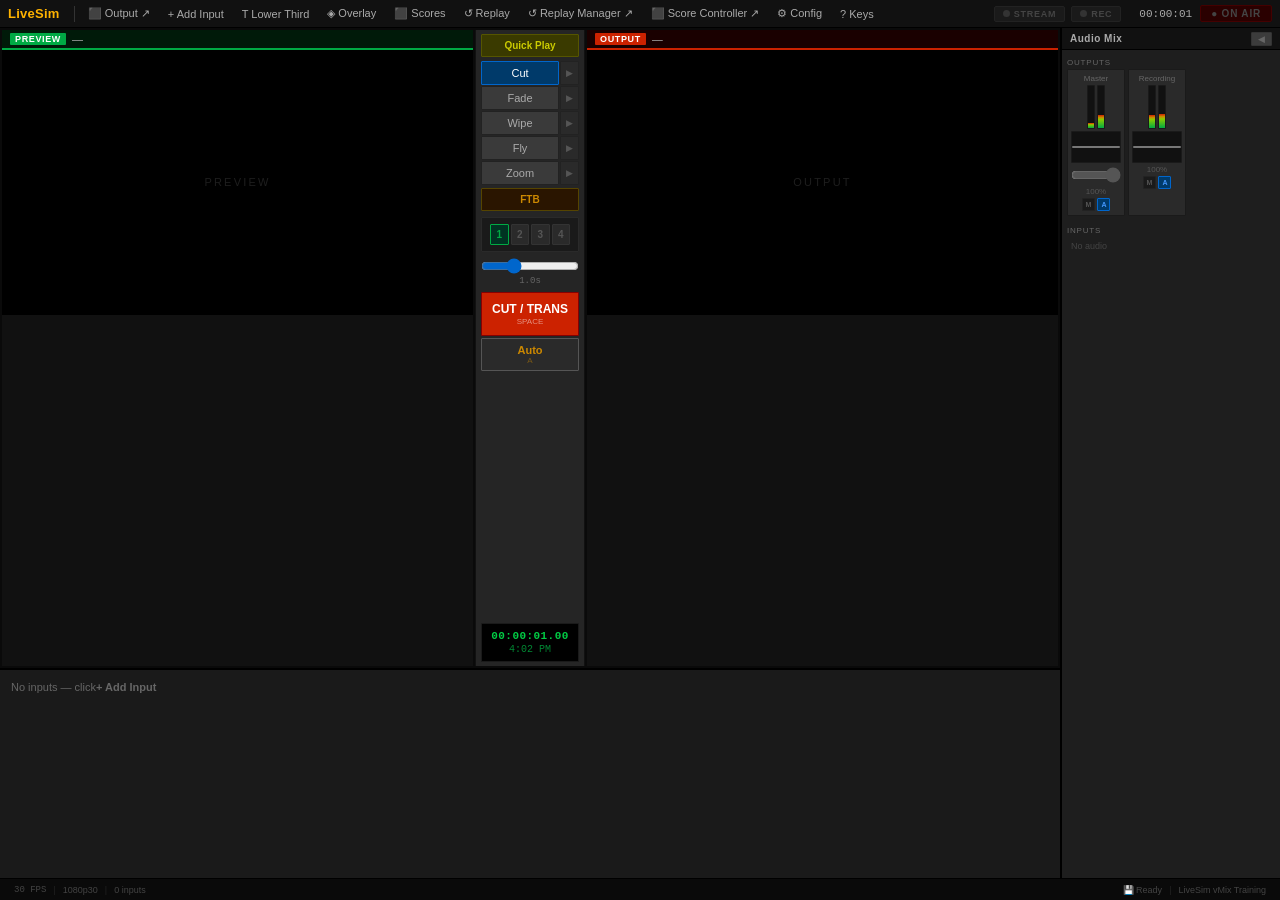
<file: index.html>
<!DOCTYPE html>
<html lang="en">
<head>
<meta charset="UTF-8">
<meta name="viewport" content="width=device-width, initial-scale=1.0">
<title>LiveSim — vMix Training</title>
<link rel="stylesheet" href="style.css">
</head>
<body>

<!-- TITLEBAR -->
<div class="titlebar">
  <div class="tbar-l">
    <span class="app-logo">LiveSim</span>
    <div class="tbar-divider"></div>
    <button class="tmenu" onclick="openModal('add-input-modal')">+ Add Input</button>
    <button class="tmenu" onclick="openModal('lt-modal')">T Lower Third</button>
    <button class="tmenu" onclick="openModal('overlay-modal')">◈ Overlay</button>
    <button class="tmenu" onclick="openModal('score-modal')">⬛ Scores</button>
    <button class="tmenu" onclick="openModal('replay-modal')">↺ Replay</button>
    <button class="tmenu" onclick="openReplayManager()">↺ Replay Manager ↗</button>
    <button class="tmenu" onclick="openScoreController()">⬛ Score Controller ↗</button>
    <button class="tmenu" onclick="openModal('config-modal')">⚙ Config</button>
    <button class="tmenu" onclick="openModal('shortcuts-modal')">? Keys</button>
  </div>
  <div class="tbar-c">
    <div class="stream-stat" id="stream-stat"><span class="ss-dot"></span><span class="ss-lbl">STREAM</span></div>
    <div class="rec-stat" id="rec-stat"><span class="ss-dot"></span><span class="ss-lbl">REC</span></div>
  </div>
  <div class="tbar-r">
    <span class="mono tbar-time" id="stream-timer">00:00:00</span>
    <div class="onair" id="onair">● ON AIR</div>
  </div>
</div>

<!-- MAIN BODY -->
<div class="vmix-body">
  <div class="main-col">

    <!-- MONITORS ROW -->
    <div class="monitors-row">

      <!-- PREVIEW -->
      <div class="mon-block prv-block">
        <div class="mon-topbar prv-topbar">
          <span class="mon-badge prv-badge">PREVIEW</span>
          <span class="mon-src" id="prv-src">—</span>
        </div>
        <div class="mon-screen" id="prv-screen">
          <div class="mon-media" id="prv-media"></div>
          <div class="lt-layer" id="prv-lt"></div>
          <div class="ovl-layer" id="prv-ovl"></div>
          <div class="score-layer" id="prv-score" style="display:none;"></div>
          <div class="mon-empty" id="prv-empty">PREVIEW</div>
        </div>
      </div>

      <!-- TRANSITION COLUMN -->
      <div class="trans-col">
        <button class="qp-btn" onclick="doQuickPlay()">Quick Play</button>
        <div class="trans-list">
          <div class="trans-row"><button class="trans-btn active" data-t="Cut"  onclick="selTrans(this)">Cut</button><button class="trans-cfg-btn" onclick="openTransCfg('Cut')">▶</button></div>
          <div class="trans-row"><button class="trans-btn" data-t="Fade" onclick="selTrans(this)">Fade</button><button class="trans-cfg-btn" onclick="openTransCfg('Fade')">▶</button></div>
          <div class="trans-row"><button class="trans-btn" data-t="Wipe" onclick="selTrans(this)">Wipe</button><button class="trans-cfg-btn" onclick="openTransCfg('Wipe')">▶</button></div>
          <div class="trans-row"><button class="trans-btn" data-t="Fly"  onclick="selTrans(this)">Fly</button><button class="trans-cfg-btn" onclick="openTransCfg('Fly')">▶</button></div>
          <div class="trans-row"><button class="trans-btn" data-t="Zoom" onclick="selTrans(this)">Zoom</button><button class="trans-cfg-btn" onclick="openTransCfg('Zoom')">▶</button></div>
          <button class="ftb-col-btn" id="ftb-col-btn" onclick="doFTB()">FTB</button>
        </div>
        <div class="ovl-row">
          <button class="ovl-btn active" data-l="1" onclick="selOvlLayer(this)">1</button>
          <button class="ovl-btn" data-l="2" onclick="selOvlLayer(this)">2</button>
          <button class="ovl-btn" data-l="3" onclick="selOvlLayer(this)">3</button>
          <button class="ovl-btn" data-l="4" onclick="selOvlLayer(this)">4</button>
        </div>
        <div class="tbar-section">
          <input type="range" id="dur-slider" min="100" max="3000" step="100" value="1000" class="dur-slider">
          <span class="dur-val mono" id="dur-val">1.0s</span>
        </div>
        <button class="cut-go-btn" onclick="doTransition()">CUT / TRANS<span class="key-hint">SPACE</span></button>
        <button class="auto-go-btn" onclick="doAuto()">Auto<span class="key-hint">A</span></button>
        <div class="tc-display">
          <div class="tc-time mono" id="tc-time">00:00:00.00</div>
          <div class="tc-clock mono" id="tc-clock">12:00 PM</div>
        </div>
      </div>

      <!-- OUTPUT / PROGRAM -->
      <div class="mon-block pgm-block">
        <div class="mon-topbar pgm-topbar">
          <span class="mon-badge pgm-badge">OUTPUT</span>
          <span class="mon-src" id="pgm-src">—</span>
        </div>
        <div class="mon-screen" id="pgm-screen">
          <div class="mon-layer" id="pgm-layer-a"></div>
          <div class="mon-layer" id="pgm-layer-b" style="opacity:0;z-index:2;"></div>
          <div class="lt-layer" id="pgm-lt"></div>
          <div class="ovl-layer" id="pgm-ovl"></div>
          <div class="score-layer" id="pgm-score" style="display:none;"></div>
          <div class="replay-badge" id="replay-badge" style="display:none;">REPLAY <span id="rpl-spd">1x</span></div>
          <div class="mon-empty" id="pgm-empty">OUTPUT</div>
          <div class="ftb-overlay" id="ftb-overlay"></div>
          <div class="stinger-overlay" id="stinger-overlay" style="display:none;"></div>
        </div>
      </div>
    </div><!-- /monitors-row -->

    <!-- INPUT TILES -->
    <div class="inputs-area">
      <div class="inputs-inner" id="inputs-inner">
        <div class="no-inp-msg" id="no-inp-msg">No inputs — click <b>+ Add Input</b></div>
      </div>
    </div>

  </div><!-- /main-col -->

  <!-- AUDIO PANEL -->
  <div class="audio-panel" id="audio-panel">
    <div class="audio-panel-hdr">
      <span class="audio-panel-title">Audio Mix</span>
      <button class="audio-toggle-btn" onclick="toggleAudio()">◀</button>
    </div>
    <div class="audio-panel-body" id="audio-body">
      <div class="ach-section-lbl">OUTPUTS</div>
      <div class="ach-row" id="ach-outputs"></div>
      <div class="ach-section-lbl" style="margin-top:6px;">INPUTS</div>
      <div class="ach-row" id="ach-inputs"></div>
    </div>
  </div>
</div>

<!-- STATUS BAR -->
<div class="status-bar">
  <span class="sb-item mono" id="sb-fps">30 FPS</span>
  <span class="sb-sep">|</span>
  <span class="sb-item" id="sb-res">1080p30</span>
  <span class="sb-sep">|</span>
  <span class="sb-item" id="sb-ninputs">0 inputs</span>
  <span class="sb-fill"></span>
  <span class="sb-item" id="sb-persist">💾 Ready</span>
  <span class="sb-sep">|</span>
  <span class="sb-item">LiveSim vMix Training</span>
</div>

<!-- hidden stinger source -->
<video id="stinger-src-el" style="display:none;" preload="auto"></video>

<!-- ═══ MODALS ═══ -->

<!-- ADD INPUT -->
<div class="modal-bg" id="add-input-modal">
<div class="modal">
  <div class="modal-hdr"><span>Add Input</span><button class="modal-x" onclick="closeModal('add-input-modal')">✕</button></div>
  <div class="modal-tabs" id="ai-tabs">
    <button class="mtab active" onclick="switchMTab('file',this,'ai-tabs')">Video</button>
    <button class="mtab" onclick="switchMTab('still',this,'ai-tabs')">Still</button>
    <button class="mtab" onclick="switchMTab('logo',this,'ai-tabs')">Logo</button>
    <button class="mtab" onclick="switchMTab('colour',this,'ai-tabs')">Colour</button>
  </div>
  <div class="modal-body">
    <div id="mf-file" class="mf active">
      <label>Video file (.mp4 .mov .webm)</label>
      <input type="file" id="file-pick" accept="video/*">
      <label>Input name</label>
      <input type="text" id="file-name" placeholder="CAM 1 — Wide">
      <button class="mbtn" onclick="addFileInput()">Add Video</button>
    </div>
    <div id="mf-still" class="mf">
      <label>Image file (.jpg .png .gif)</label>
      <input type="file" id="still-pick" accept="image/*">
      <label>Input name</label>
      <input type="text" id="still-name" placeholder="Sponsor Slide">
      <button class="mbtn" onclick="addStillInput()">Add Still</button>
    </div>
    <div id="mf-logo" class="mf">
      <label>Logo (.png with transparency recommended)</label>
      <input type="file" id="logo-pick" accept="image/*">
      <label>Logo name</label>
      <input type="text" id="logo-name" placeholder="Team Logo">
      <label>Default position</label>
      <select id="logo-pos"><option value="top-right">Top Right</option><option value="top-left">Top Left</option><option value="bottom-right">Bottom Right</option><option value="bottom-left">Bottom Left</option></select>
      <button class="mbtn" onclick="addLogoInput()">Add Logo</button>
    </div>
    <div id="mf-colour" class="mf">
      <label>Type</label>
      <select id="col-type"><option value="bars">Colour Bars</option><option value="black">Black</option><option value="white">White</option><option value="custom">Custom</option></select>
      <label>Custom colour</label><input type="color" id="col-pick" value="#003366">
      <label>Name</label><input type="text" id="col-name" placeholder="Black">
      <button class="mbtn" onclick="addColourInput()">Add</button>
    </div>
    <div class="modal-list-hdr">Current inputs (<span id="modal-inp-count">0</span>)</div>
    <div class="modal-inp-list" id="modal-inp-list"></div>
  </div>
</div>
</div>

<!-- LOWER THIRD -->
<div class="modal-bg" id="lt-modal">
<div class="modal">
  <div class="modal-hdr"><span>Lower Third</span><button class="modal-x" onclick="closeModal('lt-modal')">✕</button></div>
  <div class="modal-body">
    <div class="note-box">Overlays on the video and fades in. Preview and Output are independent.</div>
    <label>Title</label><input type="text" id="lt-title" placeholder="John Smith">
    <label>Subtitle</label><input type="text" id="lt-sub" placeholder="Head Coach">
    <label>Position</label>
    <select id="lt-pos"><option value="bottom-left">Bottom Left</option><option value="bottom-right">Bottom Right</option><option value="bottom-center">Bottom Centre</option><option value="top-left">Top Left</option></select>
    <label>Bar colour</label>
    <select id="lt-bg"><option value="#cc0000">Red</option><option value="#0044cc">Blue</option><option value="#111">Dark</option><option value="#fff">White</option><option value="#ff6600">Orange</option><option value="#006600">Green</option></select>
    <label>Text colour</label>
    <select id="lt-fg"><option value="#fff">White</option><option value="#000">Black</option><option value="#ff0">Yellow</option></select>
    <div class="btn-row">
      <button class="mbtn" onclick="applyLT('prv')">→ Preview</button>
      <button class="mbtn mbtn-red" onclick="applyLT('pgm')">→ Output</button>
      <button class="mbtn mbtn-grey" onclick="clearLT()">Clear All</button>
    </div>
    <div class="modal-list-hdr">Saved lower thirds</div>
    <div id="lt-saved-list"></div>
  </div>
</div>
</div>

<!-- OVERLAYS (multi-overlay system) -->
<div class="modal-bg" id="overlay-modal">
<div class="modal modal-wide">
  <div class="modal-hdr"><span>Overlays</span><button class="modal-x" onclick="closeModal('overlay-modal')">✕</button></div>
  <div class="modal-body">
    <div class="note-box">Multiple overlays can be active simultaneously on Preview and/or Output. Drag them on the monitor to reposition.</div>
    <div class="btn-row">
      <button class="mbtn" onclick="startAddOverlay('text')">+ Text</button>
      <button class="mbtn" onclick="startAddOverlay('image')">+ Image / Logo</button>
    </div>

    <!-- ADD OVERLAY FORM (shown when adding) -->
    <div id="add-ovl-form" style="display:none;" class="form-section">
      <div class="fs-lbl" id="add-ovl-title">New Text Overlay</div>

      <div id="aof-text-fields">
        <label>Text</label>
        <input type="text" id="aof-text" placeholder="Overlay text">
        <div class="form-grid">
          <div><label>Text colour</label><input type="color" id="aof-fg" value="#ffffff"></div>
          <div><label>Background</label><input type="color" id="aof-bg" value="#000000"></div>
          <div><label>Opacity %</label><input type="number" id="aof-op" value="70" min="0" max="100"></div>
          <div><label>Size px</label><input type="number" id="aof-sz" value="18" min="8" max="60"></div>
          <div><label>Bold</label><input type="checkbox" id="aof-bold"></div>
        </div>
      </div>

      <div id="aof-image-fields" style="display:none;">
        <label>Image file (.png .jpg .gif — transparent PNG recommended for logos)</label>
        <input type="file" id="aof-img" accept="image/*">
        <div class="form-grid">
          <div><label>Width % of monitor</label><input type="number" id="aof-w" value="20" min="3" max="80"></div>
          <div><label>Opacity %</label><input type="number" id="aof-img-op" value="100" min="0" max="100"></div>
        </div>
      </div>

      <label>Name</label>
      <input type="text" id="aof-name" placeholder="My overlay">
      <div class="btn-row">
        <button class="mbtn mbtn-green" onclick="confirmAddOverlay()">Add Overlay</button>
        <button class="mbtn mbtn-grey" onclick="cancelAddOverlay()">Cancel</button>
      </div>
    </div>

    <!-- OVERLAY LIST -->
    <div class="modal-list-hdr" style="margin-top:4px;">Active overlays (<span id="ovl-count">0</span>)</div>
    <div id="ovl-list" style="display:flex;flex-direction:column;gap:4px;"></div>
  </div>
</div>
</div>

<!-- SCORE BAR -->
<div class="modal-bg" id="score-modal">
<div class="modal modal-wide">
  <div class="modal-hdr"><span>Score Bar</span><button class="modal-x" onclick="closeModal('score-modal')">✕</button></div>
  <div class="modal-body">
    <div class="note-box">Syncs live with Score Controller tab via BroadcastChannel.</div>
    <div class="btn-row"><button class="mbtn mbtn-blue" onclick="openScoreController()">Open Score Controller ↗</button></div>
    <div class="form-section">
      <div class="fs-lbl">TEAMS</div>
      <div class="form-grid">
        <div><label>Home team</label><input type="text" id="score-home-name" value="HOME" oninput="manualScore()"></div>
        <div><label>Home colour</label><input type="color" id="score-home-col" value="#cc0000" oninput="manualScore()"></div>
        <div><label>Away team</label><input type="text" id="score-away-name" value="AWAY" oninput="manualScore()"></div>
        <div><label>Away colour</label><input type="color" id="score-away-col" value="#0044cc" oninput="manualScore()"></div>
        <div><label>Home logo (optional .png)</label><input type="file" id="score-home-logo" accept="image/*" onchange="loadScoreLogo('home',this)"></div>
        <div><label>Away logo (optional .png)</label><input type="file" id="score-away-logo" accept="image/*" onchange="loadScoreLogo('away',this)"></div>
      </div>
      <div class="btn-row" style="margin-top:4px;">
        <button class="mbtn mbtn-grey" onclick="clearScoreLogo('home')">Clear home logo</button>
        <button class="mbtn mbtn-grey" onclick="clearScoreLogo('away')">Clear away logo</button>
      </div>
    </div>
    <div class="form-section">
      <div class="fs-lbl">SCORES</div>
      <div class="score-ctrl-row">
        <div class="score-ctrl"><div class="sc-lbl">HOME</div><div class="sc-adj"><button class="adj-btn" onclick="adjScore('home',-1)">−</button><span class="sc-num" id="score-home-val">0</span><button class="adj-btn" onclick="adjScore('home',1)">+</button></div></div>
        <div class="score-ctrl"><div class="sc-lbl">AWAY</div><div class="sc-adj"><button class="adj-btn" onclick="adjScore('away',-1)">−</button><span class="sc-num" id="score-away-val">0</span><button class="adj-btn" onclick="adjScore('away',1)">+</button></div></div>
        <div class="score-ctrl"><div class="sc-lbl">PERIOD</div><input type="text" id="score-period" value="Q1" style="width:60px;text-align:center;font-size:16px;font-weight:700;background:#1a1a1a;border:1px solid #444;color:#fff;padding:4px;" oninput="manualScore()"></div>
      </div>
      <div class="period-btns">
        <button class="pbtn" onclick="setPeriod('Q1')">Q1</button><button class="pbtn" onclick="setPeriod('Q2')">Q2</button>
        <button class="pbtn" onclick="setPeriod('Q3')">Q3</button><button class="pbtn" onclick="setPeriod('Q4')">Q4</button>
        <button class="pbtn" onclick="setPeriod('HT')">HT</button><button class="pbtn" onclick="setPeriod('FT')">FT</button>
        <button class="pbtn" onclick="setPeriod('OT')">OT</button><button class="pbtn" onclick="adjScore('home',0,true);adjScore('away',0,true)">Reset</button>
      </div>
    </div>
    <div class="form-section">
      <div class="fs-lbl">DISPLAY</div>
      <div class="form-grid">
        <div><label>Position</label><select id="score-pos" onchange="manualScore()"><option value="bottom">Bottom</option><option value="top">Top</option></select></div>
      </div>
      <div class="btn-row">
        <button class="mbtn" onclick="showScore('prv')">Show Preview</button>
        <button class="mbtn mbtn-red" onclick="showScore('pgm')">Show Output</button>
        <button class="mbtn" onclick="showScore('both')">Show Both</button>
        <button class="mbtn mbtn-grey" onclick="hideScore('all')">Hide All</button>
      </div>
    </div>
    <div class="form-section">
      <div class="fs-lbl">PREVIEW</div>
      <div id="score-preview-wrap" style="border-radius:2px;overflow:hidden;"></div>
    </div>
  </div>
</div>
</div>

<!-- REPLAY SETTINGS -->
<div class="modal-bg" id="replay-modal">
<div class="modal modal-wide">
  <div class="modal-hdr"><span>Replay</span><button class="modal-x" onclick="closeModal('replay-modal')">✕</button></div>
  <div class="modal-body">
    <div class="btn-row"><button class="mbtn mbtn-blue" onclick="openReplayManager()">Open Replay Manager ↗</button></div>
    <div class="form-section">
      <div class="fs-lbl">STINGER TRANSITION</div>
      <div class="note-box">Stinger plays over the cut when going to/from replay. Upload .mp4 or .webm, or use the default white flash.</div>
      <label>Stinger video file</label>
      <input type="file" id="stinger-pick" accept="video/mp4,video/webm,video/mov">
      <div class="btn-row">
        <button class="mbtn" onclick="loadStinger()">Load Stinger</button>
        <button class="mbtn mbtn-grey" onclick="clearStinger()">Use Default Flash</button>
      </div>
      <div id="stinger-status" style="font-size:10px;color:var(--text3);margin-top:3px;">Using default white flash</div>
    </div>
    <div class="form-section">
      <div class="fs-lbl">CONTROLS</div>
      <div class="replay-stats-grid">
        <div class="rsg"><div class="rsg-l">VIDEO TIME</div><div class="rsg-v mono" id="buf-disp">--:--:--</div></div>
        <div class="rsg"><div class="rsg-l">SPEED</div><div class="rsg-v mono" id="spd-disp">1.0x</div></div>
        <div class="rsg"><div class="rsg-l">MARK IN</div><div class="rsg-v mono" id="in-disp">--:--:--</div></div>
        <div class="rsg"><div class="rsg-l">MARK OUT</div><div class="rsg-v mono" id="out-disp">--:--:--</div></div>
      </div>
      <div class="rpl-status-bar" id="rpl-status">IDLE — load a video input first</div>
      <div class="btn-row">
        <button class="mbtn mbtn-amber" onclick="doMarkIn()">◀ Mark In  I</button>
        <button class="mbtn mbtn-amber" onclick="doMarkOut()">Mark Out ▶  O</button>
      </div>
      <div class="btn-row">
        <button class="mbtn mbtn-green" onclick="doReplayPlay()">▶ Play  P</button>
        <button class="mbtn mbtn-blue" onclick="doReplayLoop()">⟳ Loop  L</button>
        <button class="mbtn mbtn-grey" onclick="doReplayStop()">■ Stop  S</button>
        <button class="mbtn mbtn-green" onclick="doReturnLive()">▶ Live  R</button>
      </div>
      <div class="speed-row">
        <button class="spd-btn" onclick="setSpeed(0.25)">0.25x</button>
        <button class="spd-btn" onclick="setSpeed(0.5)">0.5x</button>
        <button class="spd-btn active" onclick="setSpeed(1.0)">1x</button>
        <button class="spd-btn" onclick="setSpeed(2.0)">2x</button>
      </div>
    </div>
    <div class="form-section">
      <div class="fs-lbl">SAVE CLIP</div>
      <div style="display:flex;gap:6px;">
        <input type="text" id="clip-save-name" placeholder="Clip name (e.g. Goal - 12:34)" style="flex:1;">
        <button class="mbtn" onclick="saveClip()">Save</button>
      </div>
    </div>
    <div class="form-section">
      <div class="fs-lbl">SAVED CLIPS (<span id="clip-count">0</span>)</div>
      <div id="clips-list" style="display:flex;flex-direction:column;gap:3px;max-height:160px;overflow-y:auto;"></div>
    </div>
    <div class="form-section">
      <div class="fs-lbl">REPLAY LOG</div>
      <div class="replay-log" id="replay-log"></div>
    </div>
  </div>
</div>
</div>

<!-- CONFIG -->
<div class="modal-bg" id="config-modal">
<div class="modal modal-wide">
  <div class="modal-hdr"><span>Configuration</span><button class="modal-x" onclick="closeModal('config-modal')">✕</button></div>
  <div class="modal-body">
    <div class="form-section">
      <div class="fs-lbl">DEFAULT TRANSITION</div>
      <div class="form-grid">
        <div><label>Type</label><select id="cfg-trans"><option>Cut</option><option>Fade</option><option>Wipe</option><option>Fly</option><option>Zoom</option></select></div>
        <div><label>Duration (ms)</label><input type="number" id="cfg-dur" value="1000" min="100" max="5000" step="100"></div>
        <div><label>FTB duration (ms)</label><input type="number" id="cfg-ftb" value="500" min="100" max="3000"></div>
        <div><label>LT fade (ms)</label><input type="number" id="cfg-lt" value="400" min="0" max="2000"></div>
      </div>
    </div>
    <div class="form-section">
      <div class="fs-lbl">CUSTOM F-KEY TRANSITIONS (F6–F12)</div>
      <div id="custom-trans-list"></div>
      <button class="mbtn mbtn-grey" style="margin-top:6px;" onclick="addCustomTrans()">+ Add</button>
    </div>
    <div class="form-section">
      <div class="fs-lbl">STORAGE</div>
      <div class="btn-row">
        <button class="mbtn mbtn-grey" onclick="clearStorage()">Clear all saved data</button>
        <span id="storage-info" style="font-size:10px;color:var(--text3);align-self:center;"></span>
      </div>
    </div>
    <button class="mbtn mbtn-green" style="margin-top:6px;" onclick="saveConfig()">Save &amp; Apply</button>
  </div>
</div>
</div>

<!-- SHORTCUTS -->
<div class="modal-bg" id="shortcuts-modal">
<div class="modal">
  <div class="modal-hdr"><span>Keyboard Shortcuts</span><button class="modal-x" onclick="closeModal('shortcuts-modal')">✕</button></div>
  <div class="modal-body">
    <table class="sk-table">
      <tr><td class="sk-k">1 – 9</td><td>Send to Preview</td></tr>
      <tr><td class="sk-k">Ctrl+1–9</td><td>Cut direct to Output</td></tr>
      <tr><td class="sk-k">Space</td><td>Cut / Transition</td></tr>
      <tr><td class="sk-k">A</td><td>Auto transition</td></tr>
      <tr><td class="sk-k">B</td><td>Fade to Black / Up</td></tr>
      <tr><td class="sk-k">F1–F5</td><td>Select transition type</td></tr>
      <tr><td class="sk-k">F6–F12</td><td>Custom transitions</td></tr>
      <tr><td class="sk-k">I / O</td><td>Replay: Mark In / Out</td></tr>
      <tr><td class="sk-k">P / L</td><td>Replay: Play / Loop</td></tr>
      <tr><td class="sk-k">S / R</td><td>Replay: Stop / Return Live</td></tr>
      <tr><td class="sk-k">[ / ]</td><td>Speed 0.5x / 1x</td></tr>
      <tr><td class="sk-k">Esc</td><td>Close modal</td></tr>
    </table>
  </div>
</div>
</div>

<!-- TRANS CONFIG POPUP -->
<div class="modal-bg" id="trans-cfg-modal">
<div class="modal" style="width:300px;">
  <div class="modal-hdr"><span id="tc-title">Fade Config</span><button class="modal-x" onclick="closeModal('trans-cfg-modal')">✕</button></div>
  <div class="modal-body">
    <label>Duration (ms)</label><input type="number" id="tc-dur" value="1000" min="100" max="5000" step="100">
    <button class="mbtn" onclick="saveTransCfg()">Apply</button>
  </div>
</div>
</div>

<script src="app.js"></script>
<script src="output-channel.js"></script>
</body>
</html>
</file>
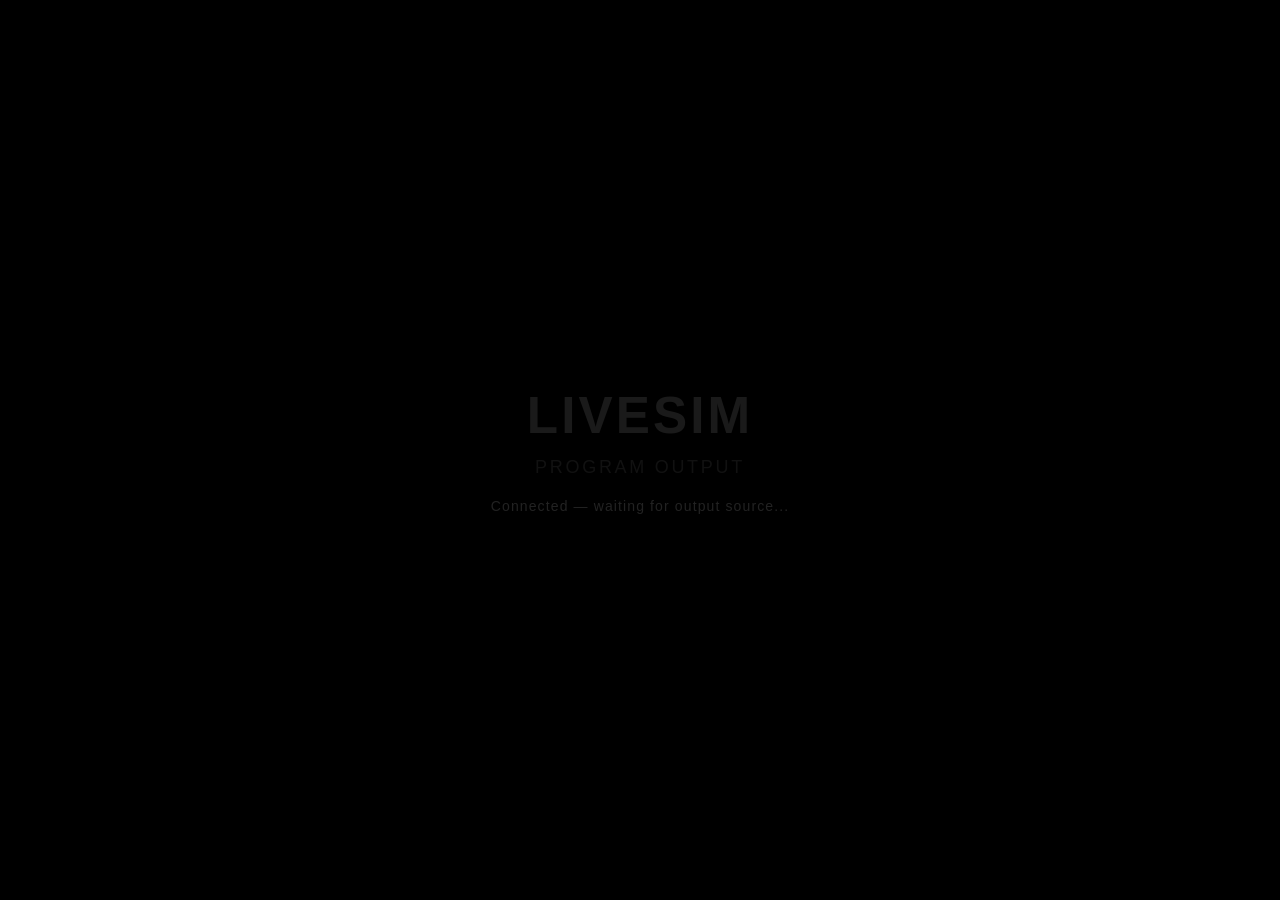
<file: output.html>
<!DOCTYPE html>
<html lang="en">
<head>
<meta charset="UTF-8">
<meta name="viewport" content="width=device-width, initial-scale=1.0">
<title>LiveSim — Program Output</title>
<style>
*,*::before,*::after{box-sizing:border-box;margin:0;padding:0;}
:root{
  --green:#00aa44;--red:#cc2200;--amber:#cc8800;
  --font:'Segoe UI',Arial,sans-serif;
}

html,body{
  width:100%;height:100%;
  background:#000;
  overflow:hidden;
  font-family:var(--font);
}

/* ── MAIN OUTPUT CONTAINER ── */
.output-wrap{
  position:fixed;inset:0;
  display:flex;align-items:center;justify-content:center;
  background:#000;
}

/* 16:9 content area, letterboxed */
.output-screen{
  position:relative;
  /* Aspect ratio maintained by JS sizing */
  background:#000;
  overflow:hidden;
}

/* Media fills the screen */
.output-screen video,
.output-screen img,
.output-screen .fill-div {
  position:absolute;inset:0;
  width:100%;height:100%;
  object-fit:cover;
  display:block;border:none;
}
.fill-div{display:flex;align-items:center;justify-content:center;}

/* Colour fills */
.col-bars{background:linear-gradient(90deg,#c00 0%,#cc0 17%,#0c0 33%,#0cc 50%,#00c 67%,#c0c 83%,#ccc 100%);}
.col-black{background:#000;}
.col-white{background:#fff;}

/* Empty state */
.output-empty{
  position:absolute;inset:0;
  display:flex;flex-direction:column;align-items:center;justify-content:center;
  gap:16px;color:#222;
}
.output-empty .logo{font-size:28px;font-weight:700;letter-spacing:.04em;}
.output-empty .status{font-size:13px;letter-spacing:.1em;text-transform:uppercase;}

/* ── LOWER THIRD ── */
.lt-layer{position:absolute;inset:0;z-index:5;pointer-events:none;}
.lt-overlay{position:absolute;display:flex;flex-direction:column;gap:2px;padding:clamp(6px,1.2vh,16px) clamp(8px,1.5vw,20px);}
.lt-overlay.bottom-left{bottom:8%;left:0;align-items:flex-start;}
.lt-overlay.bottom-right{bottom:8%;right:0;align-items:flex-end;}
.lt-overlay.bottom-center{bottom:8%;left:50%;transform:translateX(-50%);align-items:center;}
.lt-overlay.top-left{top:8%;left:0;align-items:flex-start;}
.lt-overlay{animation:lt-in 400ms ease forwards;}
@keyframes lt-in{from{opacity:0;transform:translateY(10px);}to{opacity:1;transform:translateY(0);}}
.lt-title{font-size:clamp(12px,2.2vw,32px);font-weight:700;padding:clamp(3px,.5vh,8px) clamp(8px,1.2vw,20px);display:inline-block;color:#fff;}
.lt-sub{font-size:clamp(9px,1.5vw,22px);padding:clamp(2px,.3vh,6px) clamp(8px,1.2vw,20px);background:rgba(0,0,0,.65);display:inline-block;}

/* ── SCORE BAR ── */
.score-layer{position:absolute;left:0;right:0;z-index:6;}
.score-layer.pos-bottom{bottom:0;}
.score-layer.pos-top{top:0;}
.score-bar{display:flex;align-items:stretch;height:clamp(28px,5vh,56px);}
.sb-home,.sb-away{display:flex;align-items:center;padding:0 clamp(8px,1.5vw,24px);font-weight:700;font-size:clamp(11px,1.8vw,26px);color:#fff;flex:1;overflow:hidden;white-space:nowrap;}
.sb-away{justify-content:flex-end;}
.sb-center{display:flex;align-items:center;background:rgba(0,0,0,.9);padding:0 clamp(8px,1.5vw,24px);gap:clamp(4px,.8vw,12px);flex-shrink:0;}
.sb-score{font-size:clamp(14px,2.8vw,42px);font-weight:700;color:#fff;font-variant-numeric:tabular-nums;}
.sb-sep{color:rgba(255,255,255,.3);font-size:clamp(10px,1.8vw,28px);}
.sb-period{font-size:clamp(8px,1.1vw,16px);color:rgba(255,255,255,.7);background:rgba(255,255,255,.12);padding:clamp(2px,.3vh,5px) clamp(5px,.8vw,12px);border-radius:3px;margin-left:clamp(4px,.6vw,10px);}

/* ── CUSTOM TEXT OVERLAY ── */
.cov-layer{
  position:absolute;z-index:7;
  padding:clamp(4px,.8vh,10px) clamp(8px,1.2vw,18px);
  border-radius:2px;white-space:nowrap;
  pointer-events:none;
}

/* ── FTB ── */
.ftb-overlay{
  position:absolute;inset:0;background:#000;
  opacity:0;z-index:10;pointer-events:none;
  transition:opacity 500ms ease;
}
.ftb-overlay.active{opacity:1;}

/* ── REPLAY BADGE ── */
.replay-badge{
  position:absolute;top:clamp(8px,1.5vh,20px);right:clamp(8px,1.5vw,20px);
  background:rgba(180,0,0,.9);color:#fff;
  font-size:clamp(9px,1.3vw,18px);font-weight:700;
  padding:clamp(3px,.5vh,8px) clamp(8px,1.2vw,16px);
  border-radius:2px;z-index:8;letter-spacing:.1em;
  display:none;
}

/* ── CONTROLS OVERLAY (top bar, shows on hover) ── */
.ctrl-bar{
  position:fixed;top:0;left:0;right:0;
  height:44px;background:rgba(0,0,0,.85);
  display:flex;align-items:center;padding:0 12px;gap:10px;
  opacity:0;transition:opacity .25s;z-index:20;
  backdrop-filter:blur(4px);
}
body:hover .ctrl-bar{opacity:1;}
.ctrl-bar-title{font-size:13px;font-weight:700;color:#fff;letter-spacing:.04em;flex:1;}
.ctrl-btn{background:rgba(255,255,255,.12);border:1px solid rgba(255,255,255,.2);color:#fff;padding:5px 14px;border-radius:2px;cursor:pointer;font-size:11px;font-family:var(--font);}
.ctrl-btn:hover{background:rgba(255,255,255,.2);}
.conn-pill{font-size:10px;padding:3px 10px;border-radius:10px;font-weight:600;}
.conn-pill.ok{background:rgba(0,170,68,.25);color:#00cc55;border:1px solid #004422;}
.conn-pill.err{background:rgba(204,34,0,.25);color:#ff5533;border:1px solid #440000;}

/* ── SOURCE LABEL (bottom right, shows briefly on change) ── */
.source-label{
  position:fixed;bottom:clamp(8px,1.5vh,20px);right:clamp(8px,1.5vw,20px);
  background:rgba(0,0,0,.7);color:rgba(255,255,255,.6);
  font-size:clamp(9px,1.1vw,14px);padding:4px 10px;border-radius:2px;
  z-index:9;opacity:0;transition:opacity .3s;pointer-events:none;
  font-family:var(--font);letter-spacing:.04em;
}
.source-label.visible{opacity:1;}

/* ── STANDBY SCREEN (when no source) ── */
.standby{
  position:absolute;inset:0;background:#000;
  display:flex;flex-direction:column;align-items:center;justify-content:center;
  gap:12px;z-index:1;
}
.standby-logo{font-size:clamp(20px,4vw,52px);font-weight:700;color:#1a1a1a;letter-spacing:.06em;}
.standby-txt{font-size:clamp(10px,1.5vw,18px);color:#111;letter-spacing:.15em;text-transform:uppercase;}
.standby-conn{font-size:clamp(9px,1.1vw,14px);color:#222;letter-spacing:.08em;margin-top:8px;}
</style>
</head>
<body>

<!-- CONTROLS BAR (hover to reveal) -->
<div class="ctrl-bar">
  <span class="ctrl-bar-title">LiveSim — Program Output</span>
  <span class="conn-pill err" id="conn-pill">Connecting...</span>
  <button class="ctrl-btn" onclick="toggleFullscreen()">⛶ Fullscreen</button>
  <button class="ctrl-btn" onclick="window.close()">✕ Close</button>
</div>

<!-- SOURCE LABEL -->
<div class="source-label" id="source-label"></div>

<!-- MAIN OUTPUT -->
<div class="output-wrap" id="output-wrap">
  <div class="output-screen" id="output-screen">

    <!-- STANDBY (shown when no source) -->
    <div class="standby" id="standby">
      <div class="standby-logo">LIVESIM</div>
      <div class="standby-txt">Program Output</div>
      <div class="standby-conn" id="standby-conn">Waiting for main switcher...</div>
    </div>

    <!-- MEDIA AREA (filled dynamically) -->
    <div id="media-area" style="position:absolute;inset:0;z-index:2;"></div>

    <!-- OVERLAYS -->
    <div class="lt-layer" id="lt-layer"></div>
    <div class="score-layer" id="score-layer" style="display:none;"></div>
    <div class="cov-layer" id="cov-layer" style="display:none;"></div>
    <div class="replay-badge" id="replay-badge"></div>
    <div class="ftb-overlay" id="ftb-overlay"></div>

  </div>
</div>

<script>
// ─── SIZING (maintain 16:9 with letterbox) ───────────────────────────────────
function resize() {
  const wrap = document.getElementById('output-wrap');
  const screen = document.getElementById('output-screen');
  const ww = wrap.clientWidth, wh = wrap.clientHeight;
  let w, h;
  if (ww / wh > 16/9) {
    h = wh; w = h * 16/9;
  } else {
    w = ww; h = w * 9/16;
  }
  screen.style.width  = Math.round(w) + 'px';
  screen.style.height = Math.round(h) + 'px';
}
window.addEventListener('resize', resize);
resize();

// ─── FULLSCREEN ───────────────────────────────────────────────────────────────
function toggleFullscreen() {
  if (!document.fullscreenElement) {
    document.documentElement.requestFullscreen().catch(() => {});
  } else {
    document.exitFullscreen();
  }
}
// Auto-request fullscreen on load (may be blocked without user gesture)
// User can click the button manually
document.addEventListener('keydown', e => {
  if (e.key === 'f' || e.key === 'F') toggleFullscreen();
  if (e.key === 'Escape' && document.fullscreenElement) document.exitFullscreen();
});

// ─── STATE ────────────────────────────────────────────────────────────────────
let currentSrc = null;  // track to avoid unnecessary element recreation
let syncTimer  = null;

// ─── BROADCAST CHANNEL ────────────────────────────────────────────────────────
let bc = null;
try {
  bc = new BroadcastChannel('livesim_output');
  bc.onmessage = e => {
    if (e.data.type === 'pgm_state') applyState(e.data);
  };
  // Request current state from main app
  bc.postMessage({ type: 'request_state' });
  setTimeout(() => bc.postMessage({ type: 'request_state' }), 1000); // retry
  document.getElementById('conn-pill').textContent = 'Connected';
  document.getElementById('conn-pill').className = 'conn-pill ok';
  document.getElementById('standby-conn').textContent = 'Connected — waiting for output source...';
} catch(err) {
  document.getElementById('conn-pill').textContent = 'BroadcastChannel not supported';
  document.getElementById('standby-conn').textContent = 'BroadcastChannel not supported in this browser.';
}

// ─── APPLY STATE ──────────────────────────────────────────────────────────────
function applyState(data) {
  applyMedia(data.inp, data.currentTime, data.duration);
  applyFTB(data.ftbOn);
  applyLT(data.pgmLT, data.ltFade);
  applyScore(data.scoreData, data.scorePos);
  applyCov(data.covData);
  applyReplayBadge(data.replayState, data.replaySpeed);
}

// ── MEDIA ────────────────────────────────────────────────────────────────────
function applyMedia(inp, currentTime, duration) {
  const area    = document.getElementById('media-area');
  const standby = document.getElementById('standby');

  if (!inp) {
    area.innerHTML = '';
    currentSrc = null;
    standby.style.display = 'flex';
    return;
  }

  standby.style.display = 'none';

  // Only recreate element if source changed
  const srcKey = inp.src + '|' + inp.type + '|' + (inp.colType || '') + '|' + (inp.customColor || '');
  if (srcKey === currentSrc) {
    // Just sync time if video
    const vid = area.querySelector('video');
    if (vid && currentTime != null && Math.abs(vid.currentTime - currentTime) > 0.8) {
      vid.currentTime = currentTime;
    }
    return;
  }
  currentSrc = srcKey;

  // Build new element
  area.innerHTML = '';
  let el;

  if (inp.type === 'video') {
    el = document.createElement('video');
    el.src = inp.src;
    el.autoplay  = true;
    el.muted     = false;  // OUTPUT has audio!
    el.loop      = true;
    el.playsInline = true;
    el.style.cssText = 'position:absolute;inset:0;width:100%;height:100%;object-fit:cover;display:block;';
    el.play().catch(() => {
      // Autoplay with audio blocked — try muted first then unmute on interaction
      el.muted = true;
      el.play().catch(() => {});
      document.addEventListener('click', () => { el.muted = false; }, { once: true });
    });
    if (currentTime != null) {
      el.addEventListener('loadedmetadata', () => {
        if (Math.abs(el.currentTime - currentTime) > 0.8) el.currentTime = currentTime;
      }, { once: true });
    }
  } else if (inp.type === 'still' || inp.type === 'logo') {
    el = document.createElement('img');
    el.src = inp.src;
    el.alt = inp.name || '';
    el.style.cssText = 'position:absolute;inset:0;width:100%;height:100%;object-fit:' + (inp.type === 'logo' ? 'contain' : 'cover') + ';display:block;background:#000;';
  } else if (inp.type === 'colour') {
    el = document.createElement('div');
    el.className = 'fill-div';
    if (inp.colType === 'bars') el.className += ' col-bars';
    else if (inp.colType === 'black') el.className += ' col-black';
    else if (inp.colType === 'white') el.className += ' col-white';
    else el.style.background = inp.customColor || '#000';
    el.style.cssText += ';position:absolute;inset:0;';
  }

  if (el) area.appendChild(el);

  // Show source label briefly
  showSourceLabel(inp.name);
}

function showSourceLabel(name) {
  const lbl = document.getElementById('source-label');
  lbl.textContent = name;
  lbl.classList.add('visible');
  clearTimeout(lbl._timer);
  lbl._timer = setTimeout(() => lbl.classList.remove('visible'), 2500);
}

// ── FTB ──────────────────────────────────────────────────────────────────────
let lastFtb = null;
function applyFTB(on) {
  if (on === lastFtb) return;
  lastFtb = on;
  const ov = document.getElementById('ftb-overlay');
  ov.style.transition = 'opacity 500ms ease';
  ov.classList.toggle('active', !!on);
}

// ── LOWER THIRD ───────────────────────────────────────────────────────────────
let lastLTKey = null;
function applyLT(lt, fade) {
  const key = lt ? JSON.stringify(lt) : null;
  if (key === lastLTKey) return;
  lastLTKey = key;
  const layer = document.getElementById('lt-layer');
  layer.innerHTML = '';
  if (!lt) return;
  const d = document.createElement('div');
  d.className = 'lt-overlay ' + (lt.pos || 'bottom-left');
  d.style.animationDuration = (fade || 400) + 'ms';
  d.innerHTML = `<div class="lt-title" style="background:${lt.bg};color:${lt.fg};">${lt.title}</div>
    ${lt.sub ? `<div class="lt-sub" style="color:${lt.fg};">${lt.sub}</div>` : ''}`;
  layer.appendChild(d);
}

// ── SCORE BAR ─────────────────────────────────────────────────────────────────
let lastScoreKey = null;
function applyScore(data, pos) {
  const key = data ? JSON.stringify(data) + pos : null;
  const layer = document.getElementById('score-layer');
  if (!data) { layer.style.display = 'none'; lastScoreKey = null; return; }
  if (key === lastScoreKey) return;
  lastScoreKey = key;
  layer.style.display = 'block';
  layer.className = 'score-layer pos-' + (pos || 'bottom');
  layer.innerHTML = `
    <div class="score-bar">
      <div class="sb-home" style="background:${data.homeCol};">${data.home}</div>
      <div class="sb-center">
        <span class="sb-score">${data.homeScore}</span>
        <span class="sb-sep">—</span>
        <span class="sb-score">${data.awayScore}</span>
        <span class="sb-period">${data.period}</span>
      </div>
      <div class="sb-away" style="background:${data.awayCol};">${data.away}</div>
    </div>`;
}

// ── CUSTOM OVERLAY ────────────────────────────────────────────────────────────
let lastCovKey = null;
function applyCov(d) {
  const key = d ? JSON.stringify(d) : null;
  const layer = document.getElementById('cov-layer');
  if (!d) { layer.style.display = 'none'; lastCovKey = null; return; }
  if (key === lastCovKey) return;
  lastCovKey = key;
  layer.style.display = 'block';
  layer.textContent = d.text || '';
  layer.style.color = d.fg;
  layer.style.background = hexRgba(d.bg, (d.opacity || 70) / 100);
  layer.style.fontSize = (d.size || 18) + 'px';
  layer.style.fontWeight = d.bold ? '700' : '400';
  layer.style.left = (d.x || 10) + '%';
  layer.style.top  = (d.y || 10) + '%';
}

// ── REPLAY BADGE ──────────────────────────────────────────────────────────────
function applyReplayBadge(state, speed) {
  const badge = document.getElementById('replay-badge');
  if (state === 'playing' || state === 'looping') {
    badge.style.display = 'block';
    badge.textContent = (state === 'looping' ? '⟳ ' : '▶ ') + 'REPLAY  ' + (speed || 1) + 'x';
  } else {
    badge.style.display = 'none';
  }
}

// ── UTILS ────────────────────────────────────────────────────────────────────
function hexRgba(hex, a) {
  try {
    const r = parseInt(hex.slice(1,3), 16), g = parseInt(hex.slice(3,5), 16), b = parseInt(hex.slice(5,7), 16);
    return `rgba(${r},${g},${b},${a})`;
  } catch(e) { return 'rgba(0,0,0,0.7)'; }
}
</script>
</body>
</html>
</file>
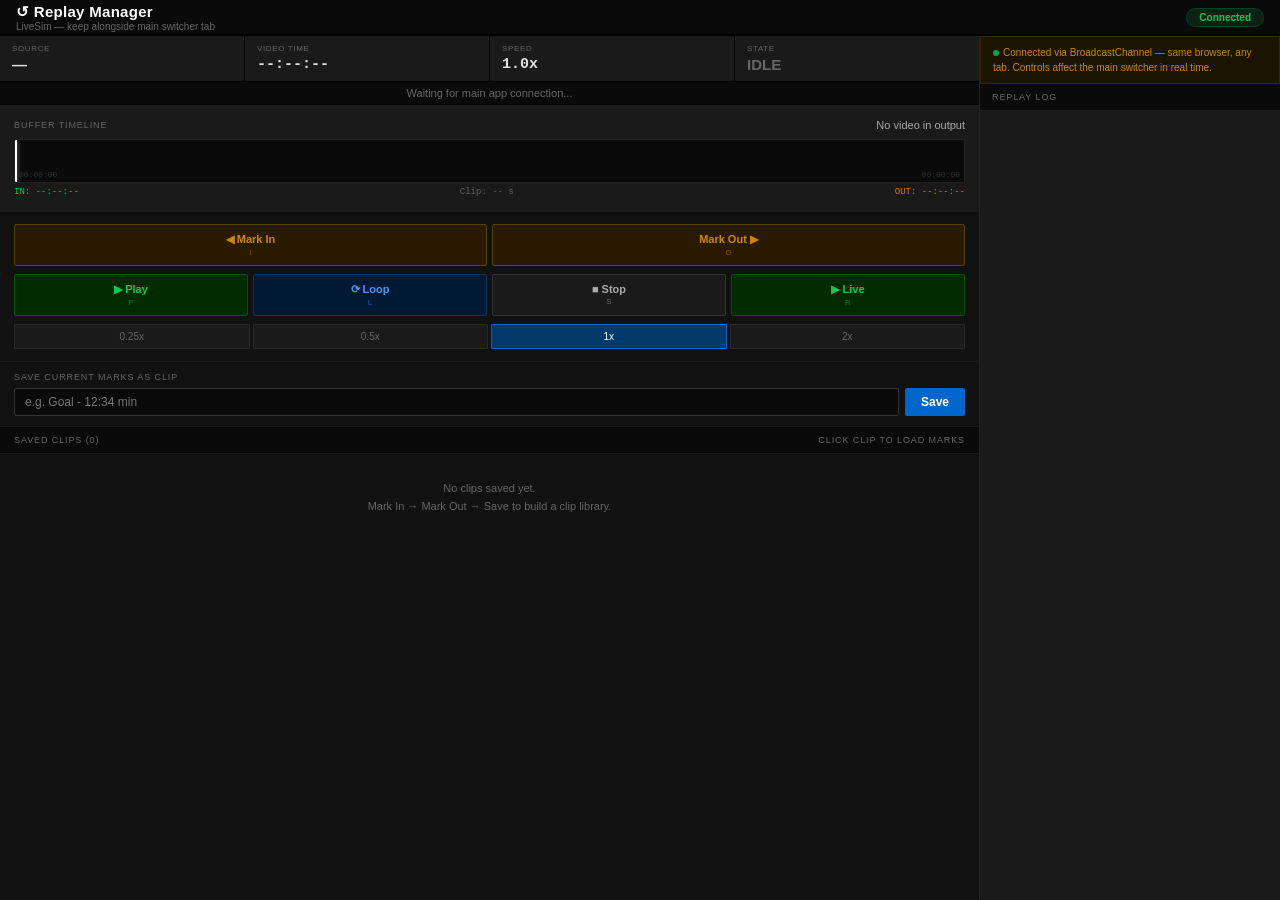
<file: replay.html>
<!DOCTYPE html>
<html lang="en">
<head>
<meta charset="UTF-8">
<meta name="viewport" content="width=device-width, initial-scale=1.0">
<title>LiveSim — Replay Manager</title>
<style>
*,*::before,*::after{box-sizing:border-box;margin:0;padding:0;}
:root{--bg:#111;--bg2:#1a1a1a;--bg3:#252525;--bg4:#333;--text:#e0e0e0;--text2:#aaa;--text3:#666;--red:#cc2200;--red2:#ff3300;--green:#00aa44;--green2:#00cc55;--amber:#cc8800;--blue:#0066cc;--blue2:#4499ff;--prv:#00aa44;--font:'Segoe UI',Arial,sans-serif;}
html,body{height:100%;background:var(--bg);color:var(--text);font-family:var(--font);font-size:13px;}
.mono{font-family:'Courier New',monospace!important;}

/* HEADER */
.hdr{background:#0a0a0a;border-bottom:2px solid #000;padding:0 16px;height:36px;display:flex;align-items:center;justify-content:space-between;gap:10px;flex-shrink:0;}
.hdr-title{font-size:15px;font-weight:700;color:#fff;letter-spacing:.02em;}
.hdr-sub{font-size:10px;color:var(--text3);}
.conn-status{font-size:10px;padding:3px 12px;border-radius:12px;font-weight:600;flex-shrink:0;}
.conn-status.ok{background:rgba(0,170,68,.15);color:#00cc55;border:1px solid #004422;}
.conn-status.err{background:rgba(204,34,0,.15);color:#ff5533;border:1px solid #440000;}

/* LAYOUT */
.body{display:grid;grid-template-columns:1fr 300px;height:calc(100vh - 36px);overflow:hidden;}
.left-col{display:flex;flex-direction:column;overflow:hidden;border-right:1px solid #222;}
.right-col{display:flex;flex-direction:column;overflow:hidden;background:var(--bg2);}

/* STATUS STRIP */
.status-strip{display:grid;grid-template-columns:repeat(4,1fr);gap:1px;background:#000;flex-shrink:0;}
.ss-item{background:var(--bg2);padding:8px 12px;}
.ss-lbl{font-size:8px;color:var(--text3);text-transform:uppercase;letter-spacing:.08em;margin-bottom:3px;}
.ss-val{font-size:15px;font-weight:600;color:var(--text);font-variant-numeric:tabular-nums;}
.ss-val.playing{color:var(--green2);}
.ss-val.looping{color:var(--blue2);}
.ss-val.idle{color:var(--text3);}

/* STATUS BAR */
.rpl-status{background:#0a0a0a;border-bottom:1px solid #000;border-top:1px solid #000;padding:5px 12px;font-size:11px;color:var(--text3);text-align:center;flex-shrink:0;}
.rpl-status.playing{color:var(--green2);}
.rpl-status.looping{color:var(--blue2);}
.rpl-status.err{color:var(--red2);}

/* TIMELINE */
.timeline-section{padding:14px;flex-shrink:0;background:var(--bg2);border-bottom:1px solid #1a1a1a;}
.tl-header{display:flex;align-items:center;justify-content:space-between;margin-bottom:8px;}
.tl-title{font-size:9px;color:var(--text3);text-transform:uppercase;letter-spacing:.1em;}
.tl-source{font-size:11px;color:var(--text2);}
.tl-wrap{position:relative;height:44px;background:#0a0a0a;border:1px solid #222;border-radius:2px;overflow:hidden;cursor:crosshair;}
/* Progress (current position) */
.tl-progress{position:absolute;top:0;bottom:0;left:0;background:rgba(0,100,200,.15);pointer-events:none;}
/* Clip zone (between marks) */
.tl-clip{position:absolute;top:0;bottom:0;background:rgba(0,200,100,.2);border-left:2px solid var(--green);border-right:2px solid var(--amber);pointer-events:none;}
/* Current position line */
.tl-cursor{position:absolute;top:0;bottom:0;width:2px;background:#fff;pointer-events:none;box-shadow:0 0 4px rgba(255,255,255,.5);}
/* Mark labels */
.tl-marks{display:flex;justify-content:space-between;margin-top:4px;}
.tl-mark-lbl{font-size:9px;color:var(--text3);font-family:'Courier New',monospace;}
.tl-mark-lbl.in{color:var(--green2);}
.tl-mark-lbl.out{color:var(--amber);}
/* time labels on bar */
.tl-time-start,.tl-time-end{position:absolute;bottom:3px;font-size:8px;color:#333;font-family:'Courier New',monospace;}
.tl-time-start{left:4px;}
.tl-time-end{right:4px;}
.tl-current-label{position:absolute;top:4px;font-size:8px;color:#fff;font-family:'Courier New',monospace;transform:translateX(-50%);background:rgba(0,0,0,.7);padding:0 3px;border-radius:1px;}
/* Clip duration info */
.clip-info{font-size:10px;color:var(--text3);margin-top:6px;text-align:center;}

/* CONTROLS */
.controls-section{padding:12px 14px;flex-shrink:0;display:flex;flex-direction:column;gap:8px;border-bottom:1px solid #1a1a1a;}
.ctrl-row{display:flex;gap:5px;flex-wrap:wrap;}
.ctrl-btn{flex:1;min-width:70px;padding:8px 6px;border-radius:2px;border:none;cursor:pointer;font-size:11px;font-weight:600;font-family:var(--font);text-align:center;transition:all .1s;display:flex;flex-direction:column;align-items:center;gap:2px;}
.ctrl-btn:active{transform:scale(.95);}
.ctrl-btn .kb{font-size:8px;font-weight:400;opacity:.55;}
.btn-mark{background:#2a1a00;border:1px solid #554400;color:var(--amber);}
.btn-mark:hover{background:#3a2500;border-color:var(--amber);}
.btn-play{background:#002a00;border:1px solid #005500;color:var(--green2);}
.btn-play:hover{background:#003a00;border-color:var(--green);}
.btn-loop{background:#001a33;border:1px solid #003366;color:var(--blue2);}
.btn-loop:hover{background:#002244;border-color:var(--blue);}
.btn-stop{background:#1a1a1a;border:1px solid #333;color:var(--text2);}
.btn-stop:hover{background:#252525;color:var(--text);}
.btn-live{background:#002a00;border:1px solid #005500;color:var(--green2);}
.btn-live:hover{background:#003a00;}
/* speed */
.speed-row{display:flex;gap:3px;}
.spd{flex:1;padding:6px 0;background:#1a1a1a;border:1px solid #2a2a2a;color:var(--text3);font-size:10px;cursor:pointer;font-family:var(--font);border-radius:1px;text-align:center;}
.spd:hover{background:#252525;color:var(--text2);}
.spd.active{background:#003a6a;border-color:var(--blue);color:#fff;}

/* SAVE CLIP */
.save-section{padding:10px 14px;flex-shrink:0;border-bottom:1px solid #1a1a1a;display:flex;flex-direction:column;gap:6px;}
.sec-title{font-size:9px;color:var(--text3);text-transform:uppercase;letter-spacing:.1em;}
.save-row{display:flex;gap:6px;}
.clip-name-inp{flex:1;background:#0a0a0a;border:1px solid #333;color:var(--text);padding:6px 10px;font-size:12px;font-family:var(--font);border-radius:2px;}
.clip-name-inp:focus{outline:none;border-color:#555;}
.save-btn{background:var(--blue);border:none;color:#fff;padding:6px 16px;cursor:pointer;font-size:12px;font-weight:600;border-radius:2px;font-family:var(--font);}
.save-btn:hover{background:#0077ee;}

/* CLIPS LIST */
.clips-section{flex:1;overflow:hidden;display:flex;flex-direction:column;}
.clips-hdr{padding:8px 14px;font-size:9px;color:var(--text3);text-transform:uppercase;letter-spacing:.1em;background:#0a0a0a;border-bottom:1px solid #1a1a1a;flex-shrink:0;display:flex;align-items:center;justify-content:space-between;}
.clips-body{flex:1;overflow-y:auto;padding:6px;}
.clip-item{display:flex;align-items:center;gap:6px;background:var(--bg3);border:1px solid #222;padding:8px 10px;border-radius:2px;margin-bottom:3px;cursor:pointer;transition:background .1s;}
.clip-item:hover{background:#2a2a2a;}
.clip-item.active-clip{border-color:var(--green);background:#001a00;}
.clip-col{display:flex;flex-direction:column;flex:1;gap:1px;}
.clip-name{font-size:12px;font-weight:600;color:var(--text);}
.clip-meta{font-size:10px;color:var(--text3);font-family:'Courier New',monospace;}
.clip-btns{display:flex;gap:4px;flex-shrink:0;}
.clip-act{background:transparent;border:1px solid #333;color:var(--text2);padding:3px 10px;cursor:pointer;font-size:10px;border-radius:2px;transition:all .1s;}
.clip-act.play{border-color:#004422;color:var(--green2);}
.clip-act.loop{border-color:#001a44;color:var(--blue2);}
.clip-act:hover{filter:brightness(1.3);}
.clip-del{background:transparent;border:none;color:#333;cursor:pointer;font-size:14px;padding:2px 6px;}
.clip-del:hover{color:var(--red2);}
.no-clips{color:var(--text3);font-size:11px;text-align:center;padding:20px;line-height:1.6;}

/* RIGHT: LOG */
.right-col-hdr{padding:8px 12px;font-size:9px;color:var(--text3);text-transform:uppercase;letter-spacing:.1em;background:#0a0a0a;border-bottom:1px solid #1a1a1a;flex-shrink:0;}
.rpl-log{flex:1;overflow-y:auto;padding:6px 10px;font-family:'Courier New',monospace;font-size:10px;color:var(--text3);}
.rl-entry{padding:2px 0;border-bottom:1px solid #1a1a1a;}
.rl-ts{color:#222;}
.rl-msg.go{color:var(--green2);}
.rl-msg.mark{color:var(--amber);}
.rl-msg.err{color:var(--red2);}

/* NOTE */
.note{font-size:10px;color:var(--amber);background:#1a1400;border:1px solid #332800;padding:8px 12px;line-height:1.5;flex-shrink:0;}
.bc-dot{display:inline-block;width:6px;height:6px;border-radius:50%;background:var(--green);margin-right:4px;vertical-align:middle;animation:blink 1.5s infinite;}
@keyframes blink{0%,100%{opacity:1}50%{opacity:.2}}
</style>
</head>
<body>

<div class="hdr">
  <div>
    <div class="hdr-title">↺ Replay Manager</div>
    <div class="hdr-sub">LiveSim — keep alongside main switcher tab</div>
  </div>
  <div id="conn-status" class="conn-status err">Connecting...</div>
</div>

<div class="body">
  <div class="left-col">

    <!-- STATUS STRIP -->
    <div class="status-strip">
      <div class="ss-item"><div class="ss-lbl">Source</div><div class="ss-val" id="ss-source">—</div></div>
      <div class="ss-item"><div class="ss-lbl">Video Time</div><div class="ss-val mono" id="ss-time">--:--:--</div></div>
      <div class="ss-item"><div class="ss-lbl">Speed</div><div class="ss-val mono" id="ss-speed">1.0x</div></div>
      <div class="ss-item"><div class="ss-lbl">State</div><div class="ss-val idle" id="ss-state">IDLE</div></div>
    </div>

    <!-- STATUS BAR -->
    <div class="rpl-status" id="rpl-status">Waiting for main app connection...</div>

    <!-- TIMELINE -->
    <div class="timeline-section">
      <div class="tl-header">
        <span class="tl-title">Buffer Timeline</span>
        <span class="tl-source" id="tl-source">No video in output</span>
      </div>
      <div class="tl-wrap" id="tl-wrap" onclick="tlClick(event)">
        <div class="tl-progress" id="tl-progress" style="width:0%;"></div>
        <div class="tl-clip" id="tl-clip" style="display:none;"></div>
        <div class="tl-cursor" id="tl-cursor" style="left:0%;"></div>
        <span class="tl-time-start mono" id="tl-t-start">00:00:00</span>
        <span class="tl-time-end mono" id="tl-t-end">00:00:00</span>
        <span class="tl-current-label mono" id="tl-t-cur" style="left:0%;"></span>
      </div>
      <div class="tl-marks">
        <span class="tl-mark-lbl in" id="tl-in-lbl">IN: --:--:--</span>
        <span class="tl-mark-lbl" id="tl-dur-lbl">Clip: -- s</span>
        <span class="tl-mark-lbl out" id="tl-out-lbl">OUT: --:--:--</span>
      </div>
    </div>

    <!-- CONTROLS -->
    <div class="controls-section">
      <div class="ctrl-row">
        <button class="ctrl-btn btn-mark" onclick="cmd('mark_in')">◀ Mark In<span class="kb">I</span></button>
        <button class="ctrl-btn btn-mark" onclick="cmd('mark_out')">Mark Out ▶<span class="kb">O</span></button>
      </div>
      <div class="ctrl-row">
        <button class="ctrl-btn btn-play" onclick="cmd('play')">▶ Play<span class="kb">P</span></button>
        <button class="ctrl-btn btn-loop" onclick="cmd('loop')">⟳ Loop<span class="kb">L</span></button>
        <button class="ctrl-btn btn-stop" onclick="cmd('stop')">■ Stop<span class="kb">S</span></button>
        <button class="ctrl-btn btn-live" onclick="cmd('live')">▶ Live<span class="kb">R</span></button>
      </div>
      <div class="speed-row">
        <button class="spd" onclick="setSpeedLocal(0.25)">0.25x</button>
        <button class="spd" onclick="setSpeedLocal(0.5)">0.5x</button>
        <button class="spd active" id="spd-1" onclick="setSpeedLocal(1.0)">1x</button>
        <button class="spd" onclick="setSpeedLocal(2.0)">2x</button>
      </div>
    </div>

    <!-- SAVE CLIP -->
    <div class="save-section">
      <div class="sec-title">Save Current Marks as Clip</div>
      <div class="save-row">
        <input type="text" class="clip-name-inp" id="clip-name-inp" placeholder="e.g. Goal - 12:34 min">
        <button class="save-btn" onclick="saveClipLocal()">Save</button>
      </div>
    </div>

    <!-- CLIPS LIST -->
    <div class="clips-section">
      <div class="clips-hdr">
        <span>Saved Clips (<span id="clips-count">0</span>)</span>
        <span id="clips-hint" style="color:var(--text3);font-size:9px;">click clip to load marks</span>
      </div>
      <div class="clips-body" id="clips-body">
        <div class="no-clips">No clips saved yet.<br>Mark In → Mark Out → Save to build a clip library.</div>
      </div>
    </div>

  </div><!-- /left-col -->

  <div class="right-col">
    <div class="note"><span class="bc-dot"></span>Connected via BroadcastChannel — same browser, any tab. Controls affect the main switcher in real time.</div>
    <div class="right-col-hdr">Replay Log</div>
    <div class="rpl-log" id="rpl-log"></div>
  </div>
</div>

<script>
// ─── STATE ────────────────────────────────────────────────────────────────────
let ST = {
  currentTime: null, duration: null,
  markIn: null, markOut: null,
  speed: 1.0, replayState: 'idle',
  pgmName: null, savedClips: [],
  activeClipId: null,
};

let bc = null;
try {
  bc = new BroadcastChannel('livesim_replay');
  bc.onmessage = e => {
    if (e.data.type === 'status') {
      updateFromStatus(e.data.data);
    }
  };
  document.getElementById('conn-status').textContent = 'Connected';
  document.getElementById('conn-status').className = 'conn-status ok';
  // Request initial status
  bc.postMessage({ type: 'command', cmd: 'request_status' });
} catch(err) {
  document.getElementById('conn-status').textContent = 'BroadcastChannel not supported';
}

function cmd(command, data) {
  if (bc) bc.postMessage({ type: 'command', cmd: command, data });
  rlog(command.toUpperCase(), 'go');
}

function setSpeedLocal(v) {
  ST.speed = v;
  document.querySelectorAll('.spd').forEach(b => b.classList.remove('active'));
  const m = { 0.25: 0, 0.5: 1, 1.0: 2, 2.0: 3 };
  if (m[v] !== undefined) document.querySelectorAll('.spd')[m[v]].classList.add('active');
  cmd('set_speed', { speed: v });
}

// ─── STATUS UPDATE ────────────────────────────────────────────────────────────
function updateFromStatus(data) {
  Object.assign(ST, data);

  // Status strip
  document.getElementById('ss-source').textContent = data.pgmName || '—';
  document.getElementById('ss-time').textContent = fmtT(data.currentTime);
  document.getElementById('ss-speed').textContent = (data.speed || 1) + 'x';
  const stateEl = document.getElementById('ss-state');
  stateEl.textContent = (data.replayState || 'IDLE').toUpperCase();
  stateEl.className = 'ss-val ' + (data.replayState || 'idle');

  // Status bar
  const bar = document.getElementById('rpl-status');
  if (data.replayState === 'playing') { bar.textContent = `▶ PLAYING  ${fmtT(data.markIn)} → ${fmtT(data.markOut)}  @ ${data.speed}x`; bar.className = 'rpl-status playing'; }
  else if (data.replayState === 'looping') { bar.textContent = `⟳ LOOPING  ${fmtT(data.markIn)} → ${fmtT(data.markOut)}  @ ${data.speed}x`; bar.className = 'rpl-status looping'; }
  else { bar.textContent = data.pgmName ? `Source: ${data.pgmName} — ${fmtT(data.currentTime)}` : 'No video in output'; bar.className = 'rpl-status'; }

  // Timeline source
  document.getElementById('tl-source').textContent = data.pgmName || 'No video in output';
  document.getElementById('tl-t-end').textContent = fmtT(data.duration);

  // Timeline progress
  const dur = data.duration || 1;
  const pct = data.currentTime != null ? Math.min(100, (data.currentTime / dur) * 100) : 0;
  document.getElementById('tl-progress').style.width = pct + '%';
  document.getElementById('tl-cursor').style.left = pct + '%';
  document.getElementById('tl-t-cur').textContent = fmtT(data.currentTime);
  document.getElementById('tl-t-cur').style.left = pct + '%';
  document.getElementById('tl-t-start').textContent = fmtT(0);

  // Clip zone
  const clip = document.getElementById('tl-clip');
  if (data.markIn != null && data.markOut != null && data.duration) {
    const inPct = (data.markIn / dur) * 100;
    const outPct = (data.markOut / dur) * 100;
    clip.style.display = 'block';
    clip.style.left = inPct + '%';
    clip.style.width = (outPct - inPct) + '%';
  } else {
    clip.style.display = 'none';
  }

  // Mark labels
  document.getElementById('tl-in-lbl').textContent = 'IN: ' + (data.markIn != null ? fmtT(data.markIn) : '--:--:--');
  document.getElementById('tl-out-lbl').textContent = 'OUT: ' + (data.markOut != null ? fmtT(data.markOut) : '--:--:--');
  if (data.markIn != null && data.markOut != null) {
    const clipDur = data.markOut - data.markIn;
    document.getElementById('tl-dur-lbl').textContent = `Clip: ${fmtT(clipDur)} @ ${data.speed}x = ${fmtT(clipDur/data.speed)}`;
  } else {
    document.getElementById('tl-dur-lbl').textContent = 'Clip: -- s';
  }

  // Clips list
  if (data.savedClips) {
    const changed = JSON.stringify(data.savedClips) !== JSON.stringify(ST.savedClips);
    ST.savedClips = data.savedClips;
    if (changed) renderClips();
  }

  // Speed buttons
  document.querySelectorAll('.spd').forEach(b => b.classList.remove('active'));
  const sm = { 0.25: 0, 0.5: 1, 1.0: 2, 2.0: 3 };
  if (sm[data.speed] !== undefined) document.querySelectorAll('.spd')[sm[data.speed]].classList.add('active');
}

// ─── TIMELINE CLICK (scrub) ───────────────────────────────────────────────────
function tlClick(e) {
  // Timeline click: if duration known, can set marks
  // For now: do nothing (we can't scrub without write access to video)
}

// ─── CLIPS ───────────────────────────────────────────────────────────────────
function saveClipLocal() {
  if (ST.markIn == null || ST.markOut == null) { alert('Set Mark In and Mark Out first.'); return; }
  const name = document.getElementById('clip-name-inp').value.trim() || `Clip ${Date.now()}`;
  cmd('save_clip', { name, markIn: ST.markIn, markOut: ST.markOut, speed: ST.speed });
  document.getElementById('clip-name-inp').value = '';
  rlog('Saved clip: ' + name, 'go');
}

function renderClips() {
  const body = document.getElementById('clips-body');
  const count = document.getElementById('clips-count');
  count.textContent = ST.savedClips.length;
  if (!ST.savedClips.length) {
    body.innerHTML = '<div class="no-clips">No clips saved yet.<br>Mark In → Mark Out → Save to build a clip library.</div>';
    return;
  }
  body.innerHTML = ST.savedClips.map(c => {
    const isActive = c.id === ST.activeClipId;
    return `<div class="clip-item${isActive?' active-clip':''}" onclick="loadClip(${c.id})">
      <div class="clip-col">
        <div class="clip-name">${c.name}</div>
        <div class="clip-meta">${fmtT(c.markIn)} → ${fmtT(c.markOut)} &nbsp;|&nbsp; ${fmtT(c.dur||c.markOut-c.markIn)} @ ${c.speed||1}x</div>
      </div>
      <div class="clip-btns">
        <button class="clip-act play" onclick="event.stopPropagation();playClipLocal(${c.id},false)">▶</button>
        <button class="clip-act loop" onclick="event.stopPropagation();playClipLocal(${c.id},true)">⟳</button>
      </div>
      <button class="clip-del" onclick="event.stopPropagation();deleteClipLocal(${c.id})">✕</button>
    </div>`;
  }).join('');
}

function loadClip(id) {
  ST.activeClipId = id;
  cmd(id % 2 === 0 ? 'play_clip' : 'play_clip', { id }); // highlight locally
  renderClips();
}
function playClipLocal(id, loop) { ST.activeClipId=id; cmd(loop?'loop_clip':'play_clip',{id}); renderClips(); }
function deleteClipLocal(id) { if(!confirm('Delete this clip?'))return; cmd('delete_clip',{id}); }

// ─── LOG ─────────────────────────────────────────────────────────────────────
function rlog(msg, type) {
  const log = document.getElementById('rpl-log');
  const div = document.createElement('div'); div.className = 'rl-entry';
  div.innerHTML = `<span class="rl-ts">${new Date().toTimeString().slice(0,8)} </span><span class="rl-msg ${type||''}">${msg}</span>`;
  log.appendChild(div); log.scrollTop = log.scrollHeight;
}

// ─── KEYBOARD ────────────────────────────────────────────────────────────────
document.addEventListener('keydown', e => {
  const tag = document.activeElement?.tagName;
  if (tag === 'INPUT' || tag === 'SELECT' || tag === 'TEXTAREA') return;
  switch(e.key) {
    case 'i': case 'I': cmd('mark_in'); break;
    case 'o': case 'O': cmd('mark_out'); break;
    case 'p': case 'P': cmd('play'); break;
    case 'l': case 'L': cmd('loop'); break;
    case 's': case 'S': cmd('stop'); break;
    case 'r': case 'R': cmd('live'); break;
    case '[': setSpeedLocal(0.5); break;
    case ']': setSpeedLocal(1.0); break;
  }
});

// ─── UTILS ───────────────────────────────────────────────────────────────────
function p2(n) { return String(n).padStart(2, '0'); }
function fmtT(s) {
  if (s == null || isNaN(s)) return '--:--:--';
  const n = Math.floor(Math.abs(s));
  return p2(Math.floor(n/3600)) + ':' + p2(Math.floor((n%3600)/60)) + ':' + p2(n%60);
}
</script>
</body>
</html>
</file>
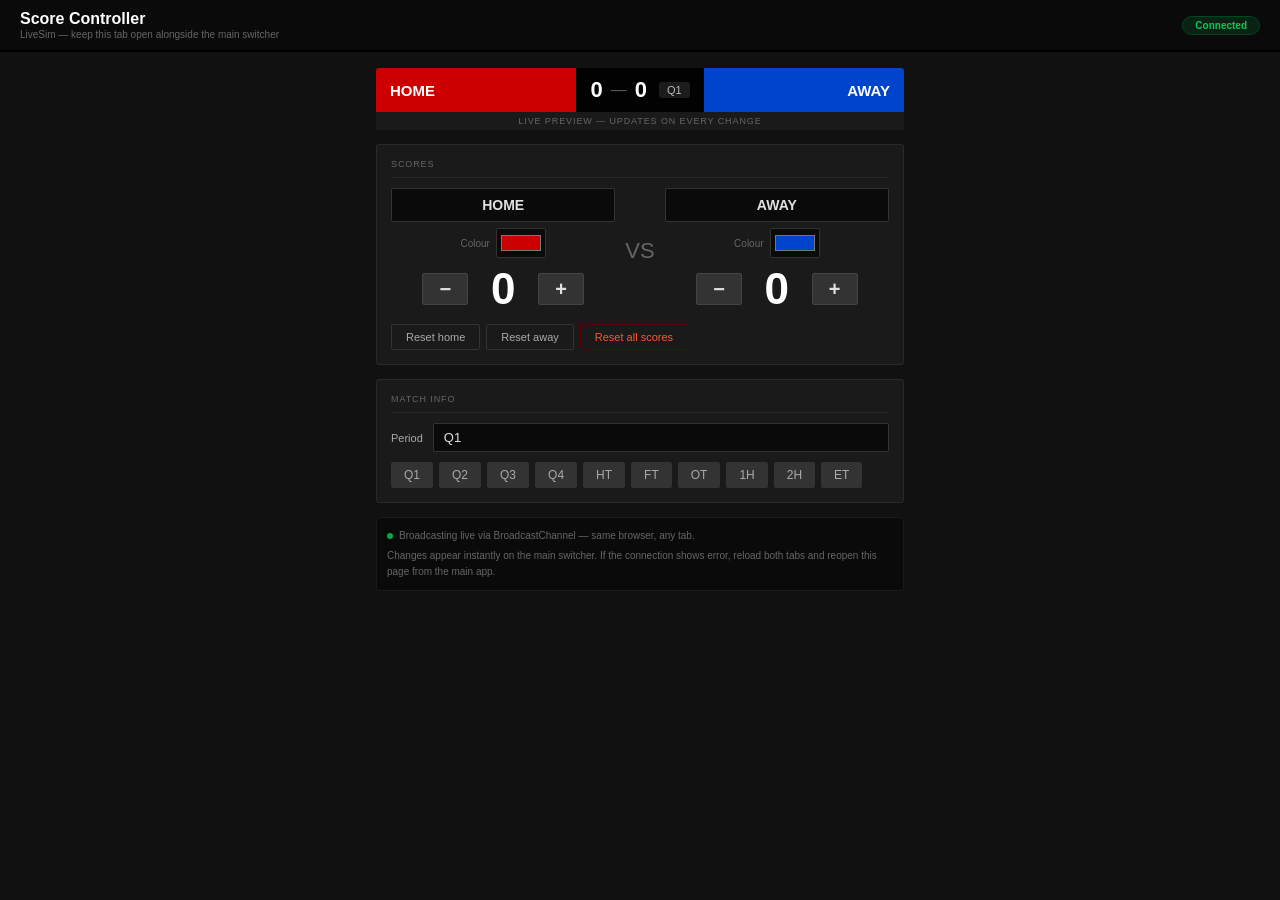
<file: scores.html>
<!DOCTYPE html>
<html lang="en">
<head>
<meta charset="UTF-8">
<meta name="viewport" content="width=device-width, initial-scale=1.0">
<title>LiveSim — Score Controller</title>
<style>
*,*::before,*::after{box-sizing:border-box;margin:0;padding:0;}
:root{--bg:#111;--bg2:#1a1a1a;--bg3:#252525;--bg4:#333;--text:#e0e0e0;--text2:#aaa;--text3:#666;--red:#cc2200;--green:#00aa44;--blue:#0055cc;--amber:#cc8800;--font:'Segoe UI',Arial,sans-serif;}
html,body{height:100%;background:var(--bg);color:var(--text);font-family:var(--font);font-size:13px;}
.header{background:#0a0a0a;border-bottom:2px solid #000;padding:10px 20px;display:flex;align-items:center;justify-content:space-between;gap:10px;}
.header-title{font-size:16px;font-weight:700;color:#fff;}
.header-sub{font-size:10px;color:var(--text3);margin-top:1px;}
.conn{font-size:10px;padding:3px 12px;border-radius:12px;font-weight:600;flex-shrink:0;}
.conn.ok{background:rgba(0,170,68,.15);color:#00cc55;border:1px solid #004422;}
.conn.err{background:rgba(204,34,0,.15);color:#ff5533;border:1px solid #440000;}
.body{padding:16px;display:flex;flex-direction:column;gap:14px;max-width:560px;margin:0 auto;}

/* Score preview strip */
.score-preview{border-radius:3px;overflow:hidden;}
.score-bar{display:flex;align-items:stretch;height:44px;}
.sb-home,.sb-away{display:flex;align-items:center;padding:0 14px;font-weight:700;font-size:15px;color:#fff;flex:1;overflow:hidden;white-space:nowrap;}
.sb-away{justify-content:flex-end;}
.sb-center{display:flex;align-items:center;background:rgba(0,0,0,.88);padding:0 14px;gap:8px;flex-shrink:0;}
.sb-score{font-size:22px;font-weight:700;color:#fff;}
.sb-sep{font-size:16px;color:rgba(255,255,255,.35);}
.sb-period{font-size:11px;color:rgba(255,255,255,.7);background:rgba(255,255,255,.1);padding:2px 8px;border-radius:3px;margin-left:4px;}
.preview-note{font-size:9px;color:var(--text3);text-align:center;padding:4px;text-transform:uppercase;letter-spacing:.1em;background:var(--bg2);}

.panel{background:var(--bg2);border:1px solid #2a2a2a;border-radius:3px;padding:14px;display:flex;flex-direction:column;gap:10px;}
.panel-title{font-size:9px;color:var(--text3);text-transform:uppercase;letter-spacing:.1em;border-bottom:1px solid #2a2a2a;padding-bottom:8px;}

.team-grid{display:grid;grid-template-columns:1fr auto 1fr;gap:10px;align-items:center;}
.team-col{display:flex;flex-direction:column;gap:6px;align-items:center;}
.team-name-inp{background:#0a0a0a;border:1px solid #333;color:var(--text);padding:8px;font-size:14px;font-weight:600;border-radius:2px;text-align:center;width:100%;}
.team-name-inp:focus{outline:none;border-color:#555;}
.team-col-colour{display:flex;align-items:center;gap:6px;}
.col-inp{height:30px;width:50px;padding:2px;background:#0a0a0a;border:1px solid #333;border-radius:2px;cursor:pointer;}
.score-adj{display:flex;align-items:center;gap:10px;}
.adj{background:var(--bg4);border:1px solid #444;color:var(--text);padding:5px 16px;cursor:pointer;font-size:20px;font-weight:700;border-radius:2px;line-height:1;transition:all .1s;}
.adj:hover{background:#444;}
.adj.minus:hover{background:#2a0000;border-color:var(--red);color:#ff6655;}
.adj.plus:hover{background:#002a00;border-color:var(--green);color:#55cc77;}
.adj:active{transform:scale(.93);}
.score-num{font-size:44px;font-weight:700;color:#fff;min-width:50px;text-align:center;font-variant-numeric:tabular-nums;}
.vs{font-size:22px;color:var(--text3);text-align:center;}

.meta-row{display:flex;align-items:center;gap:10px;}
.meta-lbl{font-size:11px;color:var(--text2);white-space:nowrap;}
.meta-inp{background:#0a0a0a;border:1px solid #333;color:var(--text);padding:6px 10px;font-size:13px;border-radius:2px;flex:1;}
.meta-inp:focus{outline:none;border-color:#555;}

.period-row{display:flex;gap:6px;flex-wrap:wrap;}
.period-btn{background:var(--bg4);border:1px solid #333;color:var(--text2);padding:5px 12px;border-radius:2px;cursor:pointer;font-size:12px;font-family:var(--font);transition:all .1s;}
.period-btn:hover{background:#444;color:#fff;}
.period-btn:active{transform:scale(.95);}

.reset-row{display:flex;gap:6px;flex-wrap:wrap;}
.reset-btn{background:transparent;border:1px solid #333;color:var(--text2);padding:6px 14px;border-radius:2px;cursor:pointer;font-size:11px;font-family:var(--font);transition:all .1s;}
.reset-btn:hover{background:var(--bg4);color:var(--text);}
.reset-btn.danger{border-color:#550000;color:#ff5533;}
.reset-btn.danger:hover{background:#1a0000;}

.note{font-size:10px;color:var(--text3);background:#0a0a0a;border:1px solid #1a1a1a;padding:10px;border-radius:3px;line-height:1.6;}
.bc-row{display:flex;align-items:center;gap:6px;margin-bottom:4px;}
.bc-dot{width:6px;height:6px;border-radius:50%;background:var(--green);animation:blink 1.5s infinite;}
@keyframes blink{0%,100%{opacity:1}50%{opacity:.2}}
</style>
</head>
<body>

<div class="header">
  <div>
    <div class="header-title">Score Controller</div>
    <div class="header-sub">LiveSim — keep this tab open alongside the main switcher</div>
  </div>
  <div id="conn" class="conn err">Connecting...</div>
</div>

<div class="body">

  <!-- Live preview of score bar -->
  <div class="score-preview">
    <div class="score-bar" id="preview-bar">
      <div class="sb-home" id="p-home" style="background:#cc0000;">HOME</div>
      <div class="sb-center">
        <span class="sb-score" id="p-hs">0</span>
        <span class="sb-sep">—</span>
        <span class="sb-score" id="p-as">0</span>
        <span class="sb-period" id="p-period">Q1</span>
      </div>
      <div class="sb-away" id="p-away" style="background:#0044cc;">AWAY</div>
    </div>
    <div class="preview-note">Live preview — updates on every change</div>
  </div>

  <!-- Scores -->
  <div class="panel">
    <div class="panel-title">Scores</div>
    <div class="team-grid">
      <div class="team-col">
        <input type="text" id="home-name" class="team-name-inp" value="HOME" placeholder="Home team" oninput="sync()">
        <div class="team-col-colour">
          <span style="font-size:10px;color:var(--text3);">Colour</span>
          <input type="color" id="home-col" class="col-inp" value="#cc0000" oninput="sync()">
        </div>
        <div class="score-adj">
          <button class="adj minus" onclick="adj('home',-1)">−</button>
          <span class="score-num" id="home-score">0</span>
          <button class="adj plus" onclick="adj('home',1)">+</button>
        </div>
      </div>
      <div class="vs">VS</div>
      <div class="team-col">
        <input type="text" id="away-name" class="team-name-inp" value="AWAY" placeholder="Away team" oninput="sync()">
        <div class="team-col-colour">
          <span style="font-size:10px;color:var(--text3);">Colour</span>
          <input type="color" id="away-col" class="col-inp" value="#0044cc" oninput="sync()">
        </div>
        <div class="score-adj">
          <button class="adj minus" onclick="adj('away',-1)">−</button>
          <span class="score-num" id="away-score">0</span>
          <button class="adj plus" onclick="adj('away',1)">+</button>
        </div>
      </div>
    </div>
    <div class="reset-row">
      <button class="reset-btn" onclick="adj('home',0,true)">Reset home</button>
      <button class="reset-btn" onclick="adj('away',0,true)">Reset away</button>
      <button class="reset-btn danger" onclick="adj('home',0,true);adj('away',0,true)">Reset all scores</button>
    </div>
  </div>

  <!-- Period / Match Info -->
  <div class="panel">
    <div class="panel-title">Match Info</div>
    <div class="meta-row">
      <span class="meta-lbl">Period</span>
      <input type="text" id="period" class="meta-inp" value="Q1" placeholder="Q1, HT, FT..." oninput="sync()">
    </div>
    <div class="period-row">
      <button class="period-btn" onclick="setPeriod('Q1')">Q1</button>
      <button class="period-btn" onclick="setPeriod('Q2')">Q2</button>
      <button class="period-btn" onclick="setPeriod('Q3')">Q3</button>
      <button class="period-btn" onclick="setPeriod('Q4')">Q4</button>
      <button class="period-btn" onclick="setPeriod('HT')">HT</button>
      <button class="period-btn" onclick="setPeriod('FT')">FT</button>
      <button class="period-btn" onclick="setPeriod('OT')">OT</button>
      <button class="period-btn" onclick="setPeriod('1H')">1H</button>
      <button class="period-btn" onclick="setPeriod('2H')">2H</button>
      <button class="period-btn" onclick="setPeriod('ET')">ET</button>
    </div>
  </div>

  <div class="note">
    <div class="bc-row"><div class="bc-dot"></div>Broadcasting live via BroadcastChannel — same browser, any tab.</div>
    Changes appear instantly on the main switcher. If the connection shows error, reload both tabs and reopen this page from the main app.
  </div>

</div>

<script>
const D = {
  home: 'HOME', away: 'AWAY',
  homeScore: 0, awayScore: 0,
  period: 'Q1',
  homeCol: '#cc0000', awayCol: '#0044cc'
};

let bc = null;
try {
  bc = new BroadcastChannel('livesim_scores');
  bc.onmessage = e => {
    // Accept score_update from main app (in case main app adjusts scores too)
    if (e.data.type === 'score_update') {
      const d = e.data.data;
      // Only update fields that differ, to avoid overwriting user input
      Object.assign(D, d);
      applyToForm();
      updatePreview();
    }
  };
  document.getElementById('conn').textContent = 'Connected';
  document.getElementById('conn').className = 'conn ok';
} catch(err) {
  document.getElementById('conn').textContent = 'BroadcastChannel not supported';
}

function broadcast() {
  if (bc) bc.postMessage({ type: 'score_update', data: { ...D } });
}

function adj(team, delta, reset = false) {
  if (reset) { D[team + 'Score'] = 0; }
  else { D[team + 'Score'] = Math.max(0, D[team + 'Score'] + delta); }
  document.getElementById(team + '-score').textContent = D[team + 'Score'];
  updatePreview(); broadcast();
}

function setPeriod(p) {
  D.period = p;
  document.getElementById('period').value = p;
  updatePreview(); broadcast();
}

function sync() {
  D.home    = document.getElementById('home-name').value || 'HOME';
  D.away    = document.getElementById('away-name').value || 'AWAY';
  D.period  = document.getElementById('period').value || 'Q1';
  D.homeCol = document.getElementById('home-col').value;
  D.awayCol = document.getElementById('away-col').value;
  updatePreview(); broadcast();
}

function applyToForm() {
  document.getElementById('home-name').value  = D.home;
  document.getElementById('away-name').value  = D.away;
  document.getElementById('period').value     = D.period;
  document.getElementById('home-col').value   = D.homeCol;
  document.getElementById('away-col').value   = D.awayCol;
  document.getElementById('home-score').textContent = D.homeScore;
  document.getElementById('away-score').textContent = D.awayScore;
}

function updatePreview() {
  document.getElementById('p-home').textContent    = D.home;
  document.getElementById('p-home').style.background = D.homeCol;
  document.getElementById('p-away').textContent    = D.away;
  document.getElementById('p-away').style.background = D.awayCol;
  document.getElementById('p-hs').textContent      = D.homeScore;
  document.getElementById('p-as').textContent      = D.awayScore;
  document.getElementById('p-period').textContent  = D.period;
}
</script>
</body>
</html>
</file>
<file: style.css>
*,*::before,*::after{box-sizing:border-box;margin:0;padding:0;}
:root{
  --bg:#2b2b2b;--bg2:#1e1e1e;--bg3:#333;--bg4:#3c3c3c;--bg5:#484848;
  --panel:#252525;--text:#dedede;--text2:#aaa;--text3:#666;
  --red:#cc2200;--red2:#ff3300;--green:#00aa44;--green2:#00cc55;
  --amber:#cc8800;--amber2:#ffb300;--blue:#0066cc;--blue2:#4499ff;
  --prv:#00aa44;--pgm:#cc2200;--font:'Segoe UI',Arial,sans-serif;
}
html,body{height:100%;background:var(--bg2);color:var(--text);font-family:var(--font);font-size:12px;overflow:hidden;user-select:none;}
.mono{font-family:'Courier New',monospace!important;}

/* ── TITLEBAR ── OVERFLOW FIX: scrolls horizontally if items don't fit */
.titlebar{
  display:flex;align-items:center;background:#111;border-bottom:1px solid #000;
  height:28px;flex-shrink:0;overflow:hidden;
}
.tbar-l{
  display:flex;align-items:center;flex:1;min-width:0;
  overflow-x:auto;overflow-y:hidden;
  scrollbar-width:none; /* hide scrollbar */
  padding:0 4px;
  gap:0;
}
.tbar-l::-webkit-scrollbar{display:none;}
.app-logo{font-size:13px;font-weight:700;color:var(--amber2);padding:0 10px 0 4px;white-space:nowrap;flex-shrink:0;letter-spacing:.02em;}
.tbar-divider{width:1px;height:16px;background:#333;flex-shrink:0;margin:0 4px;}
.tmenu{
  background:transparent;border:none;color:var(--text2);
  padding:0 9px;height:28px;cursor:pointer;font-size:11px;
  font-family:var(--font);white-space:nowrap;flex-shrink:0;
  transition:background .1s;
}
.tmenu:hover{background:#222;color:#fff;}
.tbar-c{display:flex;align-items:center;gap:6px;padding:0 10px;flex-shrink:0;}
.stream-stat,.rec-stat{display:flex;align-items:center;gap:4px;padding:2px 8px;background:#1a1a1a;border:1px solid #222;border-radius:2px;}
.ss-dot{width:7px;height:7px;border-radius:50%;background:#333;}
.ss-lbl{font-size:9px;font-weight:600;color:#444;letter-spacing:.08em;}
.stream-stat.live .ss-dot,.rec-stat.active .ss-dot{background:#cc2200;animation:blink 1s infinite;}
.stream-stat.live .ss-lbl,.rec-stat.active .ss-lbl{color:#ff4422;}
@keyframes blink{0%,100%{opacity:1}50%{opacity:.2}}
.tbar-r{display:flex;align-items:center;gap:8px;padding:0 8px;flex-shrink:0;}
.tbar-time{font-size:11px;color:var(--text2);}
.onair{background:#2a0000;border:1px solid #440000;color:#444;padding:2px 10px;border-radius:2px;font-size:10px;font-weight:700;letter-spacing:.08em;}
.onair.live{background:var(--red);border-color:var(--red2);color:#fff;animation:blink 1.2s infinite;}

/* ── LAYOUT ── */
.vmix-body{display:flex;height:calc(100vh - 28px - 22px);overflow:hidden;}
.main-col{flex:1;display:flex;flex-direction:column;min-width:0;overflow:hidden;}

/* ── MONITORS ROW ── */
.monitors-row{display:flex;flex:1;min-height:0;background:#0a0a0a;gap:2px;padding:2px 2px 2px 2px;}
.mon-block{display:flex;flex-direction:column;flex:1;min-width:0;background:#111;}
.mon-topbar{display:flex;align-items:center;gap:6px;padding:2px 8px;height:20px;flex-shrink:0;border-bottom:2px solid;}
.prv-topbar{background:#001a09;border-bottom-color:var(--prv);}
.pgm-topbar{background:#1a0000;border-bottom-color:var(--pgm);}
.mon-badge{font-size:9px;font-weight:700;padding:1px 5px;border-radius:1px;letter-spacing:.07em;}
.prv-badge{background:var(--prv);color:#fff;}
.pgm-badge{background:var(--pgm);color:#fff;}
.mon-src{font-size:11px;color:var(--text2);flex:1;overflow:hidden;text-overflow:ellipsis;white-space:nowrap;}
.mon-screen{width:100%;aspect-ratio:16/9;background:#000;position:relative;overflow:hidden;flex-shrink:0;}
.mon-media{position:absolute;inset:0;z-index:1;}
.mon-layer{position:absolute;inset:0;z-index:1;}
.mon-media > *,.mon-layer > *{position:absolute;inset:0;width:100%;height:100%;object-fit:cover;display:block;border:none;}
.mon-empty{position:absolute;inset:0;display:flex;align-items:center;justify-content:center;font-size:11px;color:#1e1e1e;letter-spacing:.2em;z-index:0;pointer-events:none;}
/* overlays */
.lt-layer{position:absolute;inset:0;z-index:5;pointer-events:none;}
.ovl-layer{position:absolute;inset:0;z-index:6;pointer-events:none;}
.ovl-item{position:absolute;pointer-events:all;cursor:move;user-select:none;}
.ovl-item:hover{outline:1px dashed rgba(255,255,255,.4);}
.ovl-item img{display:block;}
.ovl-text-inner{padding:4px 10px;border-radius:2px;white-space:nowrap;line-height:1.3;}
.sb-logo{height:70%;object-fit:contain;vertical-align:middle;margin:0 4px;flex-shrink:0;}
/* Overlay list item in modal */
.ovl-row{display:flex;align-items:center;gap:6px;background:#1a1a1a;border:1px solid #2a2a2a;padding:6px 8px;border-radius:1px;}
.ovl-row-name{flex:1;font-size:11px;color:var(--text);overflow:hidden;text-overflow:ellipsis;white-space:nowrap;}
.ovl-row-type{font-size:9px;color:#555;margin-right:4px;}
.ovl-tgt-btn{background:transparent;border:1px solid #333;color:#555;padding:2px 7px;cursor:pointer;font-size:9px;border-radius:1px;font-family:var(--font);transition:all .1s;}
.ovl-tgt-btn:hover{color:var(--text2);}
.ovl-tgt-btn.on-prv{border-color:var(--prv);color:var(--prv);background:#001a00;}
.ovl-tgt-btn.on-pgm{border-color:var(--pgm);color:#ff6655;background:#1a0000;}
.ovl-tgt-btn.on-both{border-color:var(--amber);color:var(--amber);background:#1a1000;}
.ovl-del{background:transparent;border:none;color:#333;cursor:pointer;font-size:13px;padding:2px 5px;}
.ovl-del:hover{color:var(--red2);}
.score-layer{position:absolute;left:0;right:0;z-index:7;cursor:move;}
.score-layer.pos-bottom{bottom:0;}.score-layer.pos-top{top:0;}
/* lt animations */
.lt-overlay{position:absolute;display:flex;flex-direction:column;gap:1px;padding:6px 8px;animation:lt-in 400ms ease forwards;}
.lt-overlay.bottom-left{bottom:8%;left:0;align-items:flex-start;}
.lt-overlay.bottom-right{bottom:8%;right:0;align-items:flex-end;}
.lt-overlay.bottom-center{bottom:8%;left:50%;transform:translateX(-50%);align-items:center;}
.lt-overlay.top-left{top:8%;left:0;align-items:flex-start;}
@keyframes lt-in{from{opacity:0;transform:translateY(8px);}to{opacity:1;transform:translateY(0);}}
.lt-title-text{font-size:clamp(9px,1.3vw,15px);font-weight:700;padding:2px 8px;display:inline-block;color:#fff;}
.lt-sub-text{font-size:clamp(7px,.95vw,11px);padding:1px 8px;background:rgba(0,0,0,.65);display:inline-block;}
/* score bar */
.score-bar{display:flex;align-items:stretch;height:clamp(20px,3.2vw,36px);}
.sb-home,.sb-away{display:flex;align-items:center;padding:0 10px;font-weight:700;font-size:clamp(8px,1.1vw,13px);color:#fff;flex:1;overflow:hidden;white-space:nowrap;}
.sb-away{justify-content:flex-end;}
.sb-center{display:flex;align-items:center;background:rgba(0,0,0,.88);padding:0 10px;gap:5px;flex-shrink:0;}
.sb-score{font-size:clamp(10px,1.6vw,20px);font-weight:700;color:#fff;}
.sb-sep{color:rgba(255,255,255,.3);margin:0 1px;}
.sb-period{font-size:clamp(7px,.85vw,10px);color:rgba(255,255,255,.65);background:rgba(255,255,255,.1);padding:1px 5px;border-radius:2px;}
/* replay badge */
.replay-badge{position:absolute;top:6px;right:6px;background:rgba(180,0,0,.92);color:#fff;font-size:9px;font-weight:700;padding:3px 8px;border-radius:2px;z-index:8;letter-spacing:.1em;}
/* FTB + stinger */
.ftb-overlay{position:absolute;inset:0;background:#000;opacity:0;z-index:10;pointer-events:none;transition:opacity 500ms ease;}
.ftb-overlay.active{opacity:1;}
.stinger-overlay{position:absolute;inset:0;z-index:11;pointer-events:none;background:transparent;}

/* ── TRANSITION COLUMN ── vMix-accurate */
.trans-col{
  width:110px;flex-shrink:0;
  background:#252525;border-left:1px solid #111;border-right:1px solid #111;
  display:flex;flex-direction:column;gap:2px;padding:4px 5px;
  overflow-y:auto;overflow-x:hidden;
}
.qp-btn{background:#3a3a00;border:1px solid #555500;color:#cccc00;padding:5px 0;font-size:10px;font-weight:700;cursor:pointer;font-family:var(--font);width:100%;text-align:center;transition:background .1s;border-radius:1px;}
.qp-btn:hover{background:#4a4a00;}
.trans-list{display:flex;flex-direction:column;gap:1px;margin-top:2px;}
.trans-row{display:flex;gap:1px;}
.trans-btn{flex:1;background:#3a3a3a;border:1px solid #222;color:var(--text2);padding:5px 0;text-align:center;cursor:pointer;font-size:11px;border-radius:1px;transition:all .1s;font-family:var(--font);}
.trans-btn:hover{background:#484848;color:var(--text);}
.trans-btn.active{background:#003a6a;border-color:#0066cc;color:#fff;}
.trans-cfg-btn{background:#2a2a2a;border:1px solid #222;color:#555;padding:5px 5px;cursor:pointer;font-size:9px;border-radius:1px;flex-shrink:0;}
.trans-cfg-btn:hover{color:var(--text2);}
.ftb-col-btn{background:#2a1500;border:1px solid #554400;color:var(--amber);padding:5px 0;text-align:center;cursor:pointer;font-size:10px;font-weight:700;border-radius:1px;font-family:var(--font);width:100%;margin-top:2px;transition:all .12s;}
.ftb-col-btn:hover{background:#3a2000;border-color:var(--amber);}
.ftb-col-btn.active{background:#cc2200;border-color:#ff3300;color:#fff;}
.ovl-row{display:flex;gap:2px;margin-top:4px;}
.ovl-btn{flex:1;background:#2a2a2a;border:1px solid #333;color:#555;padding:4px 0;font-size:10px;font-weight:700;cursor:pointer;border-radius:1px;text-align:center;transition:all .1s;}
.ovl-btn:hover{background:#3a3a3a;color:var(--text2);}
.ovl-btn.active{background:#003322;border-color:var(--prv);color:var(--prv);}
.tbar-section{display:flex;flex-direction:column;gap:2px;margin-top:4px;}
.dur-slider{width:100%;accent-color:#0066cc;cursor:pointer;}
.dur-val{font-size:9px;color:#666;text-align:center;}
.cut-go-btn{background:var(--red);border:1px solid #880000;color:#fff;padding:9px 0;text-align:center;cursor:pointer;font-size:12px;font-weight:700;border-radius:1px;display:flex;flex-direction:column;align-items:center;gap:1px;font-family:var(--font);transition:background .1s;margin-top:4px;width:100%;}
.cut-go-btn:hover{background:#ee3300;}
.cut-go-btn:active{transform:scale(.97);}
.auto-go-btn{background:#2a2a2a;border:1px solid #555;color:var(--amber);padding:5px 0;text-align:center;cursor:pointer;font-size:11px;font-weight:700;border-radius:1px;display:flex;flex-direction:column;align-items:center;font-family:var(--font);width:100%;}
.auto-go-btn:hover{background:#3a3a3a;}
.key-hint{font-size:8px;opacity:.5;font-weight:400;}
.tc-display{background:#000;border:1px solid #1a1a1a;padding:6px 4px;text-align:center;margin-top:auto;border-radius:1px;}
.tc-time{font-size:11px;color:#00cc44;font-weight:600;letter-spacing:.04em;}
.tc-clock{font-size:10px;color:#008833;margin-top:2px;}

/* ── INPUT TILES ── vMix bottom area */
.inputs-area{flex-shrink:0;background:#1a1a1a;border-top:2px solid #000;height:210px;overflow:hidden;display:flex;flex-direction:column;}
.inputs-inner{display:flex;gap:2px;padding:3px;overflow-x:auto;flex:1;align-items:flex-start;scrollbar-width:thin;scrollbar-color:#444 #111;}
.inputs-inner::-webkit-scrollbar{height:4px;}
.inputs-inner::-webkit-scrollbar-thumb{background:#444;}
.no-inp-msg{color:var(--text3);font-size:11px;display:flex;align-items:center;padding:8px;}
/* tile */
.inp-tile{flex-shrink:0;width:180px;background:#272727;border:2px solid #111;display:flex;flex-direction:column;border-radius:1px;overflow:hidden;transition:border-color .1s;}
.inp-tile:hover{border-color:#555;}
.inp-tile.is-prv{border-color:var(--prv)!important;}
.inp-tile.is-pgm{border-color:var(--pgm)!important;}
.tile-hdr{display:flex;align-items:center;gap:3px;padding:2px 5px;background:#1a1a1a;border-bottom:1px solid #111;}
.tile-num{font-size:9px;font-weight:700;padding:1px 5px;border-radius:1px;color:#fff;flex-shrink:0;}
.tile-name-lbl{font-size:10px;color:var(--text);flex:1;overflow:hidden;text-overflow:ellipsis;white-space:nowrap;cursor:pointer;}
.tile-name-lbl:hover{color:#fff;}
.tile-x{background:transparent;border:none;color:#555;cursor:pointer;font-size:11px;padding:0 2px;line-height:1;}
.tile-x:hover{color:var(--red2);}
.tile-thumb{width:100%;aspect-ratio:16/9;background:#000;position:relative;overflow:hidden;cursor:pointer;}
.tile-thumb video,.tile-thumb img,.tile-thumb .tile-fill{position:absolute;inset:0;width:100%;height:100%;object-fit:cover;display:block;border:none;pointer-events:none;}
.tile-badge{position:absolute;top:2px;left:2px;font-size:9px;font-weight:700;padding:1px 4px;border-radius:1px;z-index:2;}
.tile-badge.prv{background:var(--prv);color:#fff;}
.tile-badge.pgm{background:var(--pgm);color:#fff;}
.tile-logo-fill{position:absolute;inset:0;display:flex;align-items:center;justify-content:center;background:#111;}
.tile-logo-fill img{max-width:80%;max-height:80%;object-fit:contain;}
.tile-actions{display:flex;gap:1px;padding:2px 3px;background:#1f1f1f;}
.tile-act{flex:1;background:#333;border:1px solid #1a1a1a;color:var(--text2);padding:3px 0;text-align:center;font-size:9px;cursor:pointer;border-radius:1px;font-family:var(--font);transition:all .1s;}
.tile-act:hover{background:#444;color:var(--text);}
.tile-act.prv-act:hover{background:#002200;border-color:var(--prv);color:var(--prv);}
.tile-act.cut-act:hover{background:#220000;border-color:var(--pgm);color:#ff6655;}
.tile-sw{display:flex;gap:1px;padding:2px 3px;background:#151515;}
.tile-sw-btn{flex:1;background:#1e1e1e;border:1px solid #222;color:#555;padding:2px 0;text-align:center;font-size:9px;font-weight:600;cursor:pointer;border-radius:1px;transition:all .1s;}
.tile-sw-btn:hover{background:#2a2a2a;color:var(--text2);}
.tile-sw-btn.sw-pgm{background:#1a0000;border-color:#550000;color:#ff6655;}
.tile-sw-btn.sw-prv{background:#001a00;border-color:#005500;color:var(--prv);}
/* colour fills */
.col-bars{background:linear-gradient(90deg,#c00 0%,#cc0 17%,#0c0 33%,#0cc 50%,#00c 67%,#c0c 83%,#ccc 100%);}
.col-black{background:#000;}.col-white{background:#fff;}

/* ── AUDIO PANEL ── */
.audio-panel{width:220px;flex-shrink:0;background:var(--bg2);border-left:2px solid #000;display:flex;flex-direction:column;overflow:hidden;transition:width .2s;}
.audio-panel.collapsed{width:28px;}
.audio-panel-hdr{display:flex;align-items:center;justify-content:space-between;padding:4px 8px;background:#111;border-bottom:1px solid #000;flex-shrink:0;height:22px;}
.audio-panel-title{font-size:10px;color:var(--text2);font-weight:600;letter-spacing:.05em;white-space:nowrap;overflow:hidden;}
.audio-toggle-btn{background:var(--bg4);border:1px solid #333;color:var(--text3);padding:1px 6px;cursor:pointer;font-size:9px;border-radius:1px;flex-shrink:0;}
.audio-panel-body{flex:1;overflow-y:auto;padding:5px;display:flex;flex-direction:column;gap:1px;}
.ach-section-lbl{font-size:8px;color:var(--text3);text-transform:uppercase;letter-spacing:.1em;padding:3px 0 1px;}
.ach-row{display:flex;gap:3px;flex-wrap:wrap;}
.ach{display:flex;flex-direction:column;align-items:center;gap:2px;width:46px;background:#2a2a2a;border:1px solid #1a1a1a;padding:4px 3px;border-radius:1px;}
.ach.wide{width:58px;}
.ach-name{font-size:8px;color:#666;text-align:center;white-space:nowrap;overflow:hidden;text-overflow:ellipsis;width:100%;}
.ach-meters{display:flex;gap:2px;height:44px;width:100%;justify-content:center;}
.ach-meter{width:8px;background:#111;border:1px solid #1a1a1a;position:relative;overflow:hidden;border-radius:1px;}
.ach-mfill{position:absolute;bottom:0;left:0;right:0;background:linear-gradient(to top,#00aa44 0%,#88cc00 65%,#cc8800 82%,#cc2200 100%);transition:height .08s;}
.ach-fader{width:100%;height:32px;background:#111;border:1px solid #1a1a1a;border-radius:1px;position:relative;cursor:pointer;}
.ach-fl{position:absolute;left:0;right:0;height:2px;background:#777;border-radius:1px;}
.ach-vol{font-size:8px;color:#555;text-align:center;}
.ach-btns{display:flex;gap:2px;}
.ach-btn{background:#1a1a1a;border:1px solid #222;color:#555;padding:2px 3px;font-size:7px;font-weight:700;cursor:pointer;border-radius:1px;}
.ach-btn:hover{background:#2a2a2a;color:var(--text2);}
.ach-btn.m:hover{background:#2a0000;color:#ff6655;}
.ach-btn.on{background:#003a6a;border-color:#0066cc;color:#4499ff;}
#vol-master-slider{width:100%;accent-color:#555;cursor:pointer;margin:2px 0;}

/* ── STATUS BAR ── */
.status-bar{height:22px;background:#0a0a0a;border-top:1px solid #000;display:flex;align-items:center;padding:0 8px;flex-shrink:0;}
.sb-item{font-size:9px;color:#444;padding:0 6px;}
.sb-sep{font-size:9px;color:#222;}
.sb-fill{flex:1;}

/* ── MODALS ── */
.modal-bg{display:none;position:fixed;inset:0;background:rgba(0,0,0,.87);z-index:500;align-items:center;justify-content:center;}
.modal-bg.open{display:flex;}
.modal{background:#2b2b2b;border:1px solid #555;width:480px;max-height:88vh;display:flex;flex-direction:column;border-radius:2px;box-shadow:0 10px 60px rgba(0,0,0,.95);}
.modal-wide{width:560px;}
.modal-hdr{display:flex;align-items:center;justify-content:space-between;padding:8px 14px;background:#1a1a1a;border-bottom:1px solid #111;flex-shrink:0;}
.modal-hdr span{font-size:13px;font-weight:700;color:#fff;}
.modal-x{background:transparent;border:none;color:#777;cursor:pointer;font-size:15px;padding:2px 6px;}
.modal-x:hover{color:#fff;}
.modal-tabs{display:flex;background:#1a1a1a;border-bottom:1px solid #111;flex-shrink:0;}
.mtab{flex:1;padding:6px 0;background:transparent;border:none;border-bottom:2px solid transparent;color:#666;font-size:11px;cursor:pointer;font-family:var(--font);transition:all .1s;}
.mtab:hover{color:var(--text2);}
.mtab.active{color:#fff;border-bottom-color:#0066cc;}
/* ★ THE MODAL FIX — min-height:0 prevents overflow-y from being blocked */
.modal-body{flex:1;min-height:0;overflow-y:auto;padding:14px;display:flex;flex-direction:column;gap:8px;}
.mf{display:none;flex-direction:column;gap:7px;}
.mf.active{display:flex;}
.modal-body label{font-size:10px;color:#666;text-transform:uppercase;letter-spacing:.05em;}
.modal-body input[type=text],.modal-body input[type=file],.modal-body input[type=number],.modal-body select,.modal-body textarea{background:#1a1a1a;border:1px solid #444;color:var(--text);padding:6px 9px;font-size:12px;font-family:var(--font);border-radius:1px;width:100%;}
.modal-body input[type=color]{height:34px;padding:2px;background:#1a1a1a;border:1px solid #444;width:100%;}
.modal-body input[type=range]{width:100%;accent-color:#0066cc;}
.modal-body input[type=checkbox]{width:auto;margin-left:4px;}
.modal-body input:focus,.modal-body select:focus{outline:none;border-color:#4499ff;}
/* modal buttons */
.mbtn{background:#0066cc;border:none;color:#fff;padding:7px 14px;font-size:11px;font-weight:600;cursor:pointer;border-radius:1px;font-family:var(--font);white-space:nowrap;}
.mbtn:hover{filter:brightness(1.15);}
.mbtn-red{background:var(--red)!important;}
.mbtn-green{background:var(--green)!important;}
.mbtn-grey{background:#3c3c3c!important;border:1px solid #555;color:var(--text2)!important;}
.mbtn-blue{background:#004488!important;}
.mbtn-amber{background:#443300!important;border:1px solid var(--amber);color:var(--amber)!important;}
.btn-row{display:flex;gap:6px;flex-wrap:wrap;}
.note-box{font-size:10px;color:var(--amber);background:#1a1400;border:1px solid #332800;padding:6px 8px;border-radius:1px;line-height:1.5;}
.modal-list-hdr{font-size:9px;color:#555;text-transform:uppercase;letter-spacing:.08em;border-top:1px solid #2a2a2a;padding-top:8px;}
.modal-inp-list{display:flex;flex-direction:column;gap:3px;max-height:150px;overflow-y:auto;}
.mil{display:flex;align-items:center;background:#1a1a1a;border:1px solid #2a2a2a;padding:4px 8px;border-radius:1px;gap:6px;}
.mil-num{font-size:9px;color:#555;width:16px;}
.mil-name{font-size:11px;color:var(--text);flex:1;}
.mil-type{font-size:9px;color:#555;margin-right:4px;}
.mil-del{background:transparent;border:none;color:#444;cursor:pointer;font-size:12px;padding:1px 4px;}
.mil-del:hover{color:var(--red2);}
/* form helpers */
.form-section{border:1px solid #2a2a2a;border-radius:1px;padding:8px;display:flex;flex-direction:column;gap:6px;}
.fs-lbl{font-size:9px;color:#555;text-transform:uppercase;letter-spacing:.1em;border-bottom:1px solid #2a2a2a;padding-bottom:4px;}
.form-grid{display:grid;grid-template-columns:1fr 1fr;gap:6px;}
.form-grid > div{display:flex;flex-direction:column;gap:3px;}
.form-grid label{font-size:9px;color:#555;text-transform:uppercase;letter-spacing:.05em;}
.form-grid input,.form-grid select{background:#1a1a1a;border:1px solid #444;color:var(--text);padding:4px 7px;font-size:11px;font-family:var(--font);border-radius:1px;width:100%;}
/* overlay tabs */
.otabs{display:flex;gap:4px;}
.otab{flex:1;padding:5px;background:#3c3c3c;border:1px solid #444;color:var(--text2);cursor:pointer;font-size:11px;border-radius:1px;font-family:var(--font);transition:all .1s;}
.otab.active{background:#003a6a;border-color:#0066cc;color:#fff;}
.ot-panel{display:flex;flex-direction:column;gap:7px;}
/* score */
.score-ctrl-row{display:flex;gap:12px;align-items:flex-start;}
.score-ctrl{display:flex;flex-direction:column;align-items:center;gap:4px;flex:1;}
.sc-lbl{font-size:9px;color:#555;text-transform:uppercase;letter-spacing:.08em;}
.sc-adj{display:flex;align-items:center;gap:8px;}
.adj-btn{background:#3c3c3c;border:1px solid #555;color:var(--text);padding:4px 14px;cursor:pointer;font-size:18px;font-weight:700;border-radius:1px;line-height:1;}
.adj-btn:hover{background:#484848;}
.sc-num{font-size:38px;font-weight:700;color:#fff;min-width:44px;text-align:center;}
.period-btns{display:flex;gap:4px;flex-wrap:wrap;}
.pbtn{background:#333;border:1px solid #444;color:var(--text2);padding:4px 10px;cursor:pointer;font-size:11px;border-radius:1px;font-family:var(--font);}
.pbtn:hover{background:#444;color:#fff;}
/* replay */
.replay-stats-grid{display:grid;grid-template-columns:1fr 1fr;gap:1px;background:#111;}
.rsg{background:#1e1e1e;padding:4px 8px;}
.rsg-l{font-size:8px;color:#555;text-transform:uppercase;letter-spacing:.06em;}
.rsg-v{font-size:13px;color:var(--text);font-weight:600;}
.rpl-status-bar{background:#111;border:1px solid #222;padding:4px 8px;font-size:10px;color:#555;text-align:center;border-radius:1px;}
.rpl-status-bar.playing{color:var(--green2);}
.rpl-status-bar.looping{color:var(--blue2);}
.rpl-status-bar.err{color:var(--red2);}
.speed-row{display:flex;gap:2px;}
.spd-btn{flex:1;padding:5px 0;background:#3c3c3c;border:1px solid #333;color:var(--text2);font-size:10px;cursor:pointer;font-family:var(--font);border-radius:1px;text-align:center;}
.spd-btn:hover{background:#484848;color:var(--text);}
.spd-btn.active{background:#003a6a;border-color:#0066cc;color:#fff;}
.replay-log{background:#111;border:1px solid #1a1a1a;padding:4px 8px;height:80px;overflow-y:auto;font-family:'Courier New',monospace;font-size:9px;color:#555;border-radius:1px;}
.rl-entry{padding:1px 0;border-bottom:1px solid #1a1a1a;}
.rl-ts{color:#333;}
.rl-msg.go{color:var(--green2);}
.rl-msg.mark{color:var(--amber);}
.rl-msg.err{color:var(--red2);}
/* clips */
.clip-item{display:flex;align-items:center;background:#1a1a1a;border:1px solid #2a2a2a;padding:5px 8px;border-radius:1px;gap:6px;}
.clip-name{flex:1;font-size:11px;color:var(--text);}
.clip-dur{font-size:9px;color:#555;font-family:'Courier New',monospace;}
.clip-btn{background:transparent;border:1px solid #333;color:var(--text2);padding:2px 8px;cursor:pointer;font-size:10px;border-radius:1px;}
.clip-btn:hover{background:#2a2a2a;}
.clip-btn.play{border-color:#004422;color:var(--green);}
.clip-btn.loop{border-color:#001a44;color:var(--blue2);}
.clip-del{background:transparent;border:none;color:#444;cursor:pointer;font-size:12px;padding:2px 4px;}
.clip-del:hover{color:var(--red2);}
/* config */
.custom-trans-row{display:flex;gap:6px;align-items:center;padding:4px 0;border-bottom:1px solid #222;}
.ct-key{font-size:10px;color:var(--amber);min-width:28px;font-weight:600;}
.custom-trans-row select,.custom-trans-row input[type=number]{background:#1a1a1a;border:1px solid #444;color:var(--text);padding:3px 6px;font-size:11px;font-family:var(--font);border-radius:1px;}
.custom-trans-row button{background:transparent;border:none;color:#444;cursor:pointer;font-size:13px;}
.custom-trans-row button:hover{color:var(--red2);}
/* shortcuts */
.sk-table{width:100%;border-collapse:collapse;}
.sk-table tr{border-bottom:1px solid #2a2a2a;}
.sk-table td{padding:7px 8px;font-size:11px;color:var(--text2);}
.sk-k{color:var(--amber);width:120px;font-size:10px;font-weight:600;}
/* lt saved */
#lt-saved-list{display:flex;flex-direction:column;gap:3px;max-height:120px;overflow-y:auto;}
.lt-si{display:flex;align-items:center;gap:6px;background:#1a1a1a;border:1px solid #2a2a2a;padding:4px 8px;border-radius:1px;}
.lt-si-dot{width:10px;height:10px;border-radius:50%;flex-shrink:0;}
.lt-si-name{flex:1;font-size:10px;color:var(--text);}
.lt-si-prv,.lt-si-pgm{background:transparent;border:1px solid #333;color:var(--text2);padding:2px 7px;cursor:pointer;font-size:9px;border-radius:1px;}
.lt-si-prv:hover{border-color:var(--prv);color:var(--prv);}
.lt-si-pgm:hover{border-color:var(--pgm);color:#ff6655;}
.lt-si-del{background:transparent;border:none;color:#333;cursor:pointer;font-size:12px;}
.lt-si-del:hover{color:var(--red2);}
</file>
